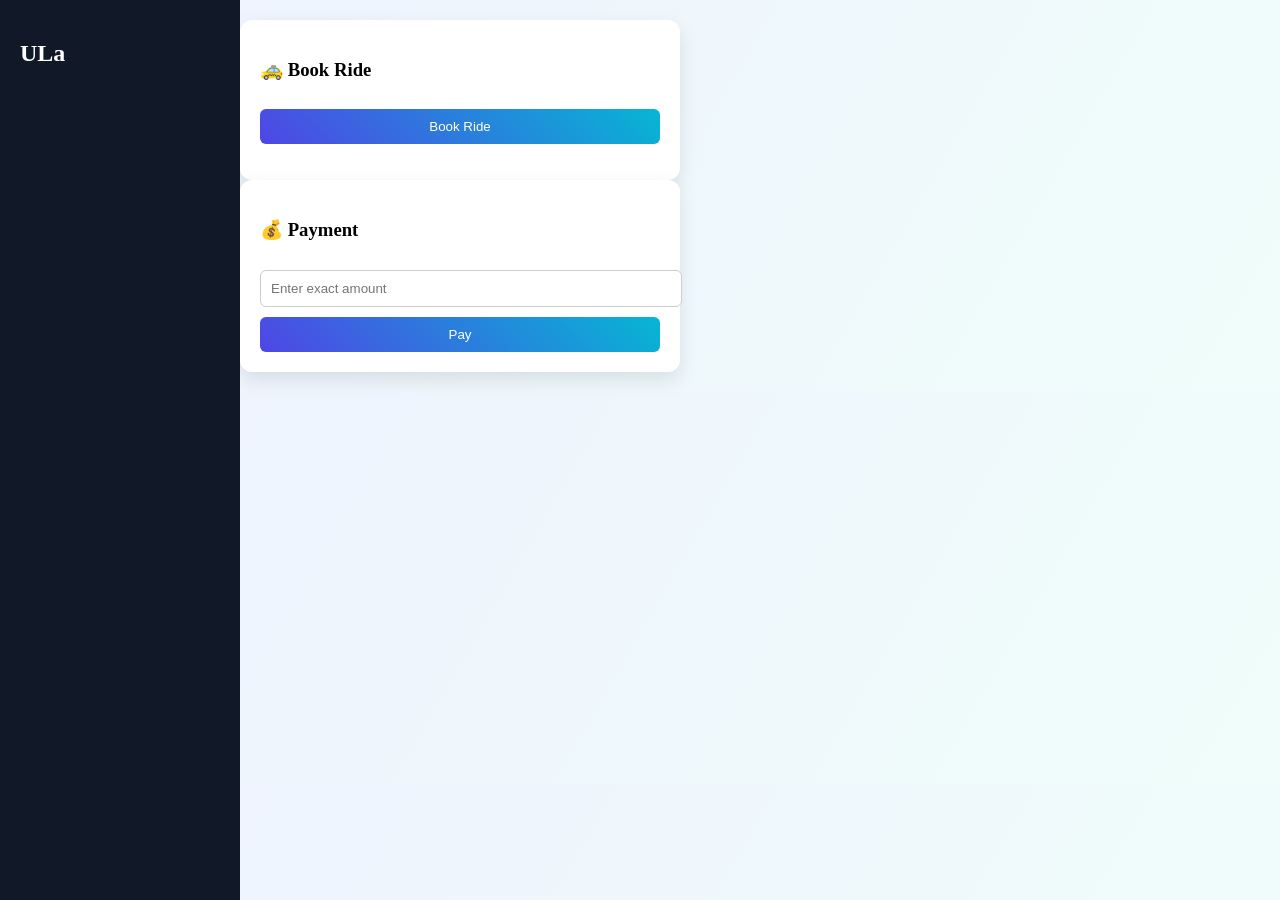
<file: client/index.html>
<!DOCTYPE html>
<html>
<head>
  <title>ULa</title>
  <link rel="stylesheet" href="style.css">
</head>
<body>

<div class="sidebar">
  <h2>ULa</h2>
</div>

<div class="main">

<div class="card">
  <h3>🚕 Book Ride</h3>
  <button onclick="bookRide()">Book Ride</button>

  <p id="price"></p>
  <p id="driver"></p>
  <p id="otp"></p>
  <p id="status"></p>
</div>

<div class="card">
  <h3>💰 Payment</h3>
  <input id="amount" placeholder="Enter exact amount">
  <button onclick="payNow()">Pay</button>
</div>

</div>

<script src="script.js"></script>

</body>
</html>
</file>
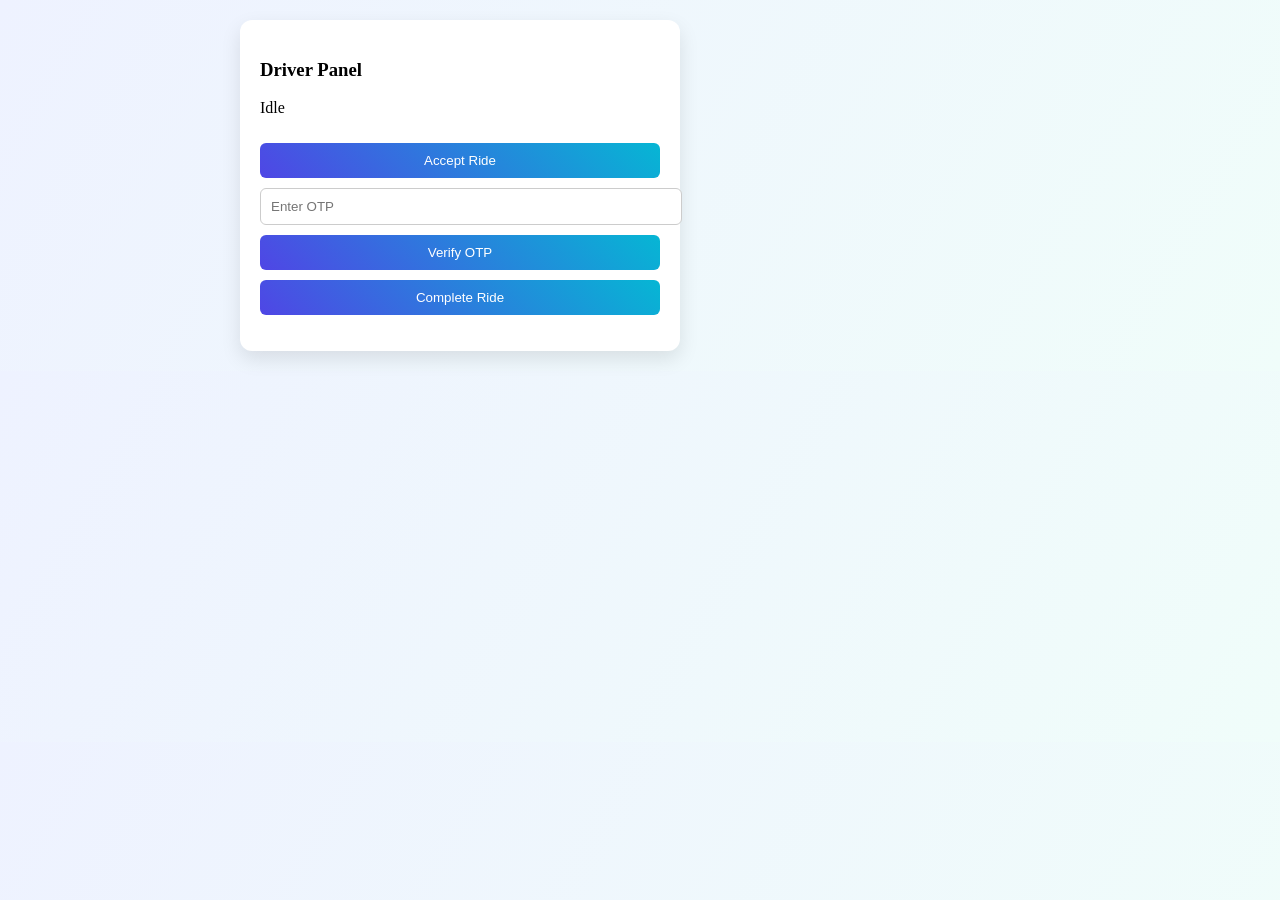
<file: client/driver.html>
<!DOCTYPE html>
<html>
<head>
<title>Driver</title>
<link rel="stylesheet" href="style.css">
</head>
<body>

<div class="main">
<div class="card">

<h3>Driver Panel</h3>

<p id="status">Idle</p>

<button onclick="accept()">Accept Ride</button>

<input id="otpInput" placeholder="Enter OTP">
<button onclick="verify()">Verify OTP</button>

<button onclick="complete()">Complete Ride</button>

<p id="pay"></p>

</div>
</div>

<script>
const SERVER="http://localhost:5000";
let last="";

setInterval(async()=>{
 const res=await fetch(`${SERVER}/driver/status`);
 const d=await res.json();

 document.getElementById("status").innerText=d.status;

 if(d.status==="requested" && last!=="requested"){
   alert("🚨 New Ride Request!");
 }

 if(d.paid){
   document.getElementById("pay").innerText="💰 Payment Received";
 }

 last=d.status;

},2000);

async function accept(){
 await fetch(`${SERVER}/driver/accept`,{method:"POST"});
 alert("Accepted");
}

async function verify(){
 const otp=document.getElementById("otpInput").value;

 const res=await fetch(`${SERVER}/verify-ride-otp`,{
  method:"POST",
  headers:{"Content-Type":"application/json"},
  body:JSON.stringify({otp})
 });

 const d=await res.json();

 if(d.status==="success") alert("Ride Started");
 else alert("Wrong OTP");
}

async function complete(){
 await fetch(`${SERVER}/complete`,{method:"POST"});
 alert("Ride Completed");
}
</script>

</body>
</html>
</file>
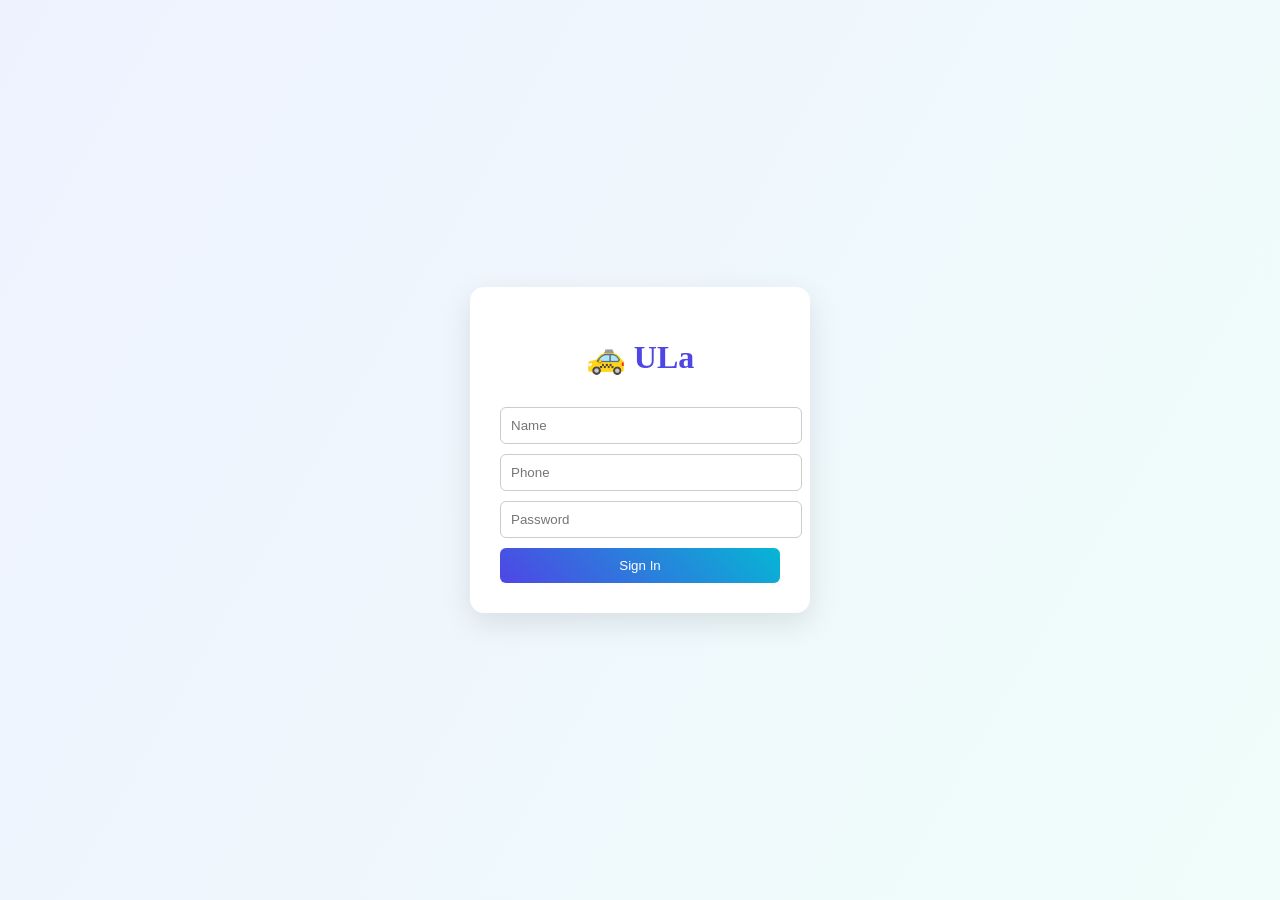
<file: client/login.html>
<!DOCTYPE html>
<html>
<head>
  <title>ULa Login</title>
  <link rel="stylesheet" href="style.css">
</head>
<body class="center">

<div class="login-card">
  <h1>🚕 ULa</h1>

  <input id="name" placeholder="Name">
  <input id="phone" placeholder="Phone">
  <input id="password" type="password" placeholder="Password">

  <button onclick="signin()">Sign In</button>
</div>

<script>
function signin() {
  const name = document.getElementById("name").value;
  if (!name) {
    alert("Enter name");
    return;
  }
  window.location.href = "dashboard.html";
}
</script>

</body>
</html>
</file>
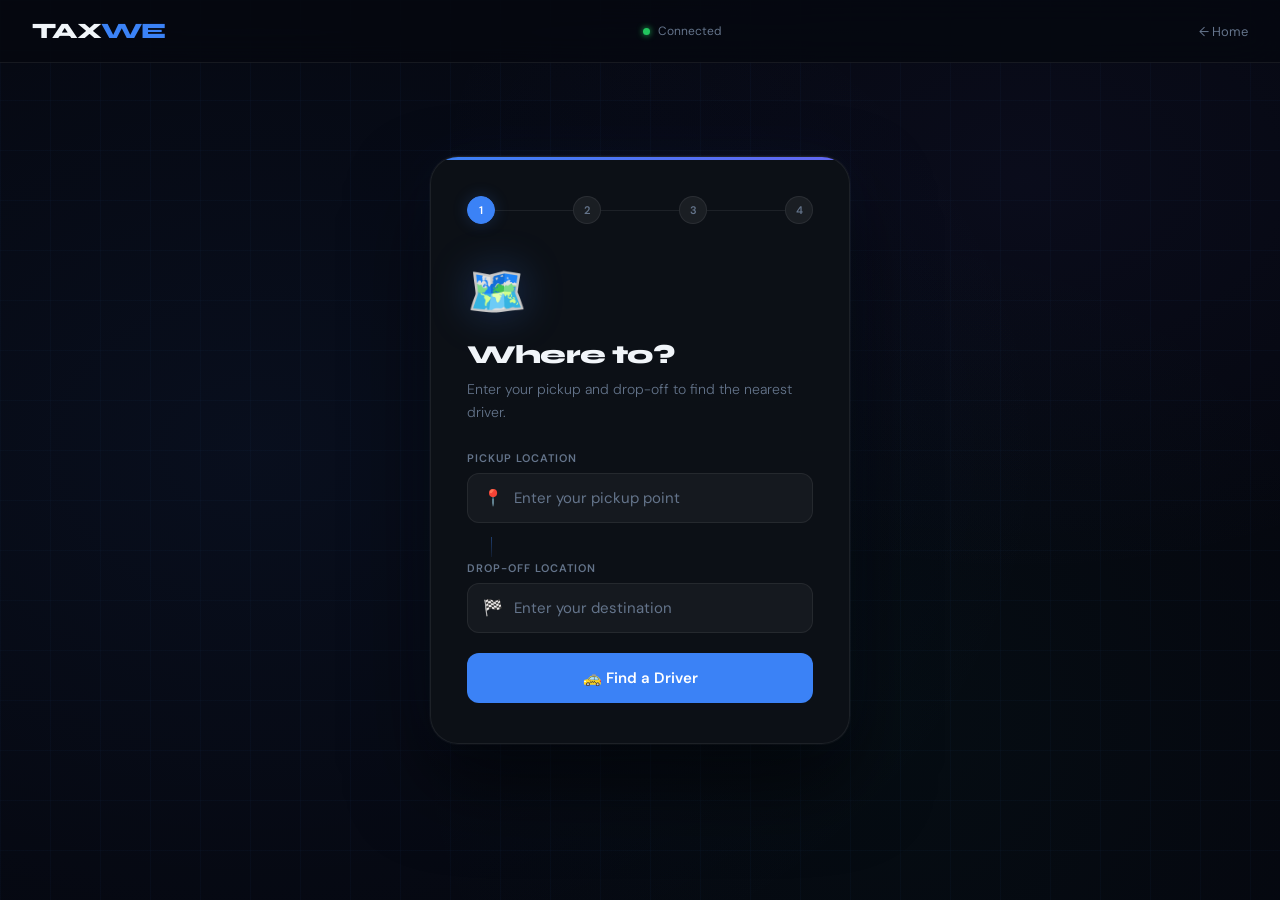
<file: templates/client.html>
<!DOCTYPE html>
<html lang="en">
<head>
<meta charset="UTF-8">
<meta name="viewport" content="width=device-width, initial-scale=1.0">
<title>TAXWE — Book Your Ride</title>
<link href="https://fonts.googleapis.com/css2?family=Syne:wght@600;700;800&family=DM+Sans:ital,wght@0,300;0,400;0,500;0,600;1,300&display=swap" rel="stylesheet">
<style>
:root {
  --bg: #060810;
  --surface: #0d1117;
  --card: #111827;
  --accent: #3b82f6;
  --accent-glow: rgba(59,130,246,0.2);
  --success: #22c55e;
  --warning: #f59e0b;
  --danger: #ef4444;
  --text: #f1f5f9;
  --muted: #64748b;
  --border: rgba(255,255,255,0.07);
}

*, *::before, *::after { margin: 0; padding: 0; box-sizing: border-box; }

body {
  font-family: 'DM Sans', sans-serif;
  background: var(--bg);
  color: var(--text);
  min-height: 100vh;
  display: flex;
  flex-direction: column;
  align-items: center;
  justify-content: center;
  overflow: hidden;
  position: relative;
}

/* BACKGROUND */
.bg-mesh {
  position: fixed; inset: 0; z-index: 0;
  background:
    radial-gradient(ellipse 800px 600px at 20% 50%, rgba(59,130,246,0.06), transparent),
    radial-gradient(ellipse 600px 400px at 80% 20%, rgba(99,102,241,0.05), transparent),
    radial-gradient(ellipse 500px 500px at 70% 80%, rgba(16,185,129,0.03), transparent);
}

/* GRID LINES */
.bg-grid {
  position: fixed; inset: 0; z-index: 0;
  background-image:
    linear-gradient(rgba(59,130,246,0.03) 1px, transparent 1px),
    linear-gradient(90deg, rgba(59,130,246,0.03) 1px, transparent 1px);
  background-size: 50px 50px;
}

/* HEADER BAR */
.topbar {
  position: fixed; top: 0; left: 0; right: 0; z-index: 100;
  display: flex; align-items: center; justify-content: space-between;
  padding: 18px 32px;
  background: rgba(6,8,16,0.8);
  backdrop-filter: blur(20px);
  border-bottom: 1px solid var(--border);
}
.logo {
  font-family: 'Syne', sans-serif;
  font-size: 22px; font-weight: 800;
  letter-spacing: -1px;
}
.logo span { color: var(--accent); }

.topbar-status {
  display: flex; align-items: center; gap: 8px;
  font-size: 12px; color: var(--muted);
}
.status-dot {
  width: 7px; height: 7px;
  border-radius: 50%;
  background: var(--success);
  animation: blink 1.5s ease-in-out infinite;
  box-shadow: 0 0 6px var(--success);
}
@keyframes blink { 0%,100% { opacity: 1; } 50% { opacity: 0.3; } }

.topbar-back {
  font-size: 13px; color: var(--muted);
  text-decoration: none;
  display: flex; align-items: center; gap: 6px;
  transition: color 0.2s;
}
.topbar-back:hover { color: var(--text); }

/* MAIN CARD */
.card {
  position: relative; z-index: 10;
  width: 420px;
  background: rgba(13,17,23,0.95);
  border: 1px solid var(--border);
  border-radius: 28px;
  overflow: hidden;
  box-shadow:
    0 0 0 1px rgba(255,255,255,0.03),
    0 40px 80px rgba(0,0,0,0.6),
    0 0 60px rgba(59,130,246,0.05);
}

/* CARD TOP STRIPE */
.card-stripe {
  height: 3px;
  background: linear-gradient(90deg, var(--accent), #6366f1, var(--accent));
  background-size: 200% 100%;
  animation: stripeMove 3s linear infinite;
}
@keyframes stripeMove {
  0% { background-position: 0% 0%; }
  100% { background-position: 200% 0%; }
}

.card-body { padding: 36px 36px 40px; }

/* STEP INDICATOR */
.steps-indicator {
  display: flex; align-items: center; gap: 0;
  margin-bottom: 36px;
}
.step-dot {
  width: 28px; height: 28px;
  border-radius: 50%;
  background: rgba(255,255,255,0.06);
  border: 1px solid var(--border);
  display: flex; align-items: center; justify-content: center;
  font-size: 11px; font-weight: 600;
  color: var(--muted);
  transition: all 0.3s;
  flex-shrink: 0;
}
.step-dot.active {
  background: var(--accent);
  border-color: var(--accent);
  color: white;
  box-shadow: 0 0 16px var(--accent-glow);
}
.step-dot.done {
  background: rgba(34,197,94,0.15);
  border-color: rgba(34,197,94,0.3);
  color: var(--success);
}
.step-line {
  flex: 1;
  height: 1px;
  background: var(--border);
  position: relative;
}
.step-line-fill {
  position: absolute;
  height: 100%; left: 0; top: 0;
  background: var(--accent);
  width: 0%;
  transition: width 0.6s ease;
}

/* SECTION */
.section { display: none; animation: sectionIn 0.4s ease; }
.section.active { display: block; }
@keyframes sectionIn {
  from { opacity: 0; transform: translateY(12px); }
  to { opacity: 1; transform: translateY(0); }
}

/* SECTION HEADER */
.section-icon {
  font-size: 48px;
  margin-bottom: 16px;
  display: block;
  filter: drop-shadow(0 0 20px rgba(59,130,246,0.3));
}
.section-title {
  font-family: 'Syne', sans-serif;
  font-size: 26px; font-weight: 800;
  letter-spacing: -0.8px;
  margin-bottom: 8px;
}
.section-subtitle {
  font-size: 14px;
  color: var(--muted);
  line-height: 1.6;
  font-weight: 300;
  margin-bottom: 28px;
}

/* INPUT GROUP */
.input-group { position: relative; margin-bottom: 14px; }
.input-label {
  font-size: 11px; font-weight: 600;
  letter-spacing: 1px;
  text-transform: uppercase;
  color: var(--muted);
  margin-bottom: 8px;
  display: block;
}
.input-wrapper {
  position: relative;
  display: flex; align-items: center;
}
.input-icon {
  position: absolute; left: 16px;
  font-size: 16px;
  pointer-events: none;
}
input[type="text"], input[type="number"] {
  width: 100%;
  padding: 14px 16px 14px 46px;
  background: rgba(255,255,255,0.04);
  border: 1px solid var(--border);
  border-radius: 12px;
  color: var(--text);
  font-family: 'DM Sans', sans-serif;
  font-size: 15px;
  outline: none;
  transition: all 0.3s;
}
input::placeholder { color: var(--muted); }
input:focus {
  background: rgba(255,255,255,0.07);
  border-color: rgba(59,130,246,0.4);
  box-shadow: 0 0 0 3px rgba(59,130,246,0.08);
}

/* ROUTE LINE DECORATION */
.route-connector {
  display: flex; align-items: center; gap: 14px;
  margin: 4px 0;
}
.route-line-v {
  width: 1px; height: 20px;
  background: linear-gradient(to bottom, rgba(59,130,246,0.4), rgba(59,130,246,0.1));
  margin-left: 24px;
}

/* BUTTON */
.btn {
  width: 100%;
  padding: 15px;
  border-radius: 12px;
  border: none;
  font-family: 'DM Sans', sans-serif;
  font-size: 15px; font-weight: 600;
  cursor: pointer;
  transition: all 0.3s;
  display: flex; align-items: center; justify-content: center; gap: 10px;
  margin-top: 20px;
}
.btn-primary {
  background: var(--accent);
  color: white;
  box-shadow: 0 0 0 rgba(59,130,246,0);
}
.btn-primary:hover {
  background: #60a5fa;
  transform: translateY(-2px);
  box-shadow: 0 8px 30px rgba(59,130,246,0.35);
}
.btn-secondary {
  background: rgba(255,255,255,0.05);
  color: var(--text);
  border: 1px solid var(--border);
}
.btn-secondary:hover {
  background: rgba(255,255,255,0.08);
  transform: translateY(-2px);
}
.btn-success {
  background: var(--success);
  color: white;
}
.btn-success:hover {
  background: #4ade80;
  transform: translateY(-2px);
  box-shadow: 0 8px 30px rgba(34,197,94,0.3);
}

/* STATUS MESSAGE */
.status-msg {
  margin-top: 16px;
  padding: 12px 16px;
  border-radius: 10px;
  font-size: 13px;
  font-weight: 500;
  display: none;
  align-items: center; gap: 10px;
}
.status-msg.visible { display: flex; }
.status-msg.info {
  background: rgba(59,130,246,0.1);
  border: 1px solid rgba(59,130,246,0.2);
  color: #60a5fa;
}
.status-msg.success {
  background: rgba(34,197,94,0.1);
  border: 1px solid rgba(34,197,94,0.2);
  color: var(--success);
}
.status-msg.error {
  background: rgba(239,68,68,0.1);
  border: 1px solid rgba(239,68,68,0.2);
  color: #f87171;
}

/* OTP DISPLAY */
.otp-box {
  background: rgba(34,197,94,0.06);
  border: 1px solid rgba(34,197,94,0.15);
  border-radius: 16px;
  padding: 28px;
  text-align: center;
  margin: 20px 0;
}
.otp-label {
  font-size: 11px; font-weight: 600;
  letter-spacing: 2px;
  text-transform: uppercase;
  color: var(--muted);
  margin-bottom: 12px;
}
.otp-number {
  font-family: 'Syne', sans-serif;
  font-size: 64px; font-weight: 800;
  letter-spacing: 8px;
  color: var(--success);
  line-height: 1;
  text-shadow: 0 0 40px rgba(34,197,94,0.4);
  animation: otpPulse 2s ease-in-out infinite;
}
@keyframes otpPulse {
  0%,100% { text-shadow: 0 0 20px rgba(34,197,94,0.4); }
  50% { text-shadow: 0 0 60px rgba(34,197,94,0.8); }
}
.otp-instruction {
  font-size: 13px; color: var(--muted);
  margin-top: 12px; font-weight: 300;
}

/* FARE DISPLAY */
.fare-box {
  background: rgba(245,158,11,0.06);
  border: 1px solid rgba(245,158,11,0.15);
  border-radius: 16px;
  padding: 24px;
  text-align: center;
  margin: 20px 0;
}
.fare-label {
  font-size: 11px; font-weight: 600;
  letter-spacing: 2px;
  text-transform: uppercase;
  color: var(--muted);
  margin-bottom: 8px;
}
.fare-amount {
  font-family: 'Syne', sans-serif;
  font-size: 56px; font-weight: 800;
  color: var(--warning);
  line-height: 1;
}

/* RIDE STATUS BAR */
.ride-status-bar {
  background: rgba(59,130,246,0.06);
  border: 1px solid rgba(59,130,246,0.15);
  border-radius: 14px;
  padding: 20px 24px;
  margin: 20px 0;
  display: flex; align-items: center; gap: 16px;
}
.ride-status-icon { font-size: 32px; }
.ride-status-text { font-size: 15px; font-weight: 600; }
.ride-status-sub { font-size: 13px; color: var(--muted); margin-top: 2px; font-weight: 300; }

/* PULSE LOADER */
.loader {
  display: flex; gap: 6px; align-items: center; justify-content: center;
  margin-top: 20px;
}
.loader span {
  width: 8px; height: 8px;
  border-radius: 50%;
  background: var(--accent);
  animation: loaderBounce 1.2s ease-in-out infinite;
}
.loader span:nth-child(2) { animation-delay: 0.2s; }
.loader span:nth-child(3) { animation-delay: 0.4s; }
@keyframes loaderBounce {
  0%,100% { transform: translateY(0); opacity: 0.5; }
  50% { transform: translateY(-8px); opacity: 1; }
}

/* PARTICLE */
.particles { position: fixed; inset: 0; pointer-events: none; z-index: 0; }
.particle {
  position: absolute;
  width: 2px; height: 2px;
  border-radius: 50%;
  background: var(--accent);
  opacity: 0;
  animation: particleFly linear infinite;
}
@keyframes particleFly {
  0% { transform: translateY(100vh) translateX(0); opacity: 0; }
  10% { opacity: 0.5; }
  90% { opacity: 0.2; }
  100% { transform: translateY(-100px) translateX(40px); opacity: 0; }
}
</style>
</head>
<body>

<div class="bg-mesh"></div>
<div class="bg-grid"></div>
<div class="particles" id="particles"></div>

<!-- TOPBAR -->
<div class="topbar">
  <div class="logo">TAX<span>WE</span></div>
  <div class="topbar-status">
    <div class="status-dot"></div>
    Connected
  </div>
  <a href="/" class="topbar-back">← Home</a>
</div>

<!-- MAIN CARD -->
<div class="card">
  <div class="card-stripe"></div>
  <div class="card-body">

    <!-- STEP INDICATOR -->
    <div class="steps-indicator" id="stepsIndicator">
      <div class="step-dot active" id="sd1">1</div>
      <div class="step-line"><div class="step-line-fill" id="sl1"></div></div>
      <div class="step-dot" id="sd2">2</div>
      <div class="step-line"><div class="step-line-fill" id="sl2"></div></div>
      <div class="step-dot" id="sd3">3</div>
      <div class="step-line"><div class="step-line-fill" id="sl3"></div></div>
      <div class="step-dot" id="sd4">4</div>
    </div>

    <!-- STEP 1: BOOK -->
    <div class="section active" id="bookSection">
      <span class="section-icon">🗺️</span>
      <div class="section-title">Where to?</div>
      <p class="section-subtitle">Enter your pickup and drop-off to find the nearest driver.</p>

      <div class="input-group">
        <label class="input-label">Pickup Location</label>
        <div class="input-wrapper">
          <span class="input-icon">📍</span>
          <input type="text" id="source" placeholder="Enter your pickup point">
        </div>
      </div>

      <div class="route-connector">
        <div class="route-line-v"></div>
      </div>

      <div class="input-group">
        <label class="input-label">Drop-off Location</label>
        <div class="input-wrapper">
          <span class="input-icon">🏁</span>
          <input type="text" id="dest" placeholder="Enter your destination">
        </div>
      </div>

      <button class="btn btn-primary" onclick="bookRide()">
        🚕 Find a Driver
      </button>

      <div class="status-msg info" id="searchStatus">
        <span>🔍</span> Searching for nearby drivers...
        <div class="loader" style="margin:0; margin-left: auto;">
          <span></span><span></span><span></span>
        </div>
      </div>
    </div>

    <!-- STEP 2: OTP -->
    <div class="section" id="otpSection">
      <span class="section-icon">🎫</span>
      <div class="section-title">Driver Found!</div>
      <p class="section-subtitle">Your OTP is ready. Show this to the driver when they arrive.</p>

      <div class="otp-box">
        <div class="otp-label">Your OTP Code</div>
        <div class="otp-number" id="otp">----</div>
        <div class="otp-instruction">Valid for this ride only · Do not share with anyone else</div>
      </div>

      <div class="status-msg info visible">
        <span>🚘</span> Driver is on the way to your pickup
      </div>
    </div>

    <!-- STEP 3: RIDE ONGOING -->
    <div class="section" id="rideSection">
      <span class="section-icon">🚕</span>
      <div class="section-title">Ride Started!</div>
      <p class="section-subtitle">Sit back and relax. Your driver has verified your OTP.</p>

      <div class="ride-status-bar">
        <div class="ride-status-icon">🛣️</div>
        <div>
          <div class="ride-status-text">En Route to Destination</div>
          <div class="ride-status-sub" id="routeDisplay">—</div>
        </div>
      </div>

      <div class="loader" style="margin-top: 32px;">
        <span></span><span></span><span></span>
      </div>
      <p style="text-align:center; color: var(--muted); font-size: 13px; margin-top: 12px;">Waiting for ride completion...</p>
    </div>

    <!-- STEP 4: PAYMENT -->
    <div class="section" id="paymentSection">
      <span class="section-icon">💳</span>
      <div class="section-title">Pay the Fare</div>
      <p class="section-subtitle">Enter the exact fare amount to complete your ride.</p>

      <div class="fare-box">
        <div class="fare-label">Total Fare</div>
        <div class="fare-amount" id="fareAmount">₹0</div>
      </div>

      <div class="input-group">
        <label class="input-label">Enter Amount (₹)</label>
        <div class="input-wrapper">
          <span class="input-icon">₹</span>
          <input type="number" id="amount" placeholder="Enter exact fare amount">
        </div>
      </div>

      <button class="btn btn-primary" onclick="pay()">
        💳 Confirm Payment
      </button>

      <div class="status-msg success" id="paySuccess">
        <span>✅</span> Payment Successful! Thank you for riding with TAXWE.
      </div>
      <div class="status-msg error" id="payError">
        <span>❌</span> Wrong amount. Please enter the exact fare.
      </div>

      <button class="btn btn-secondary" id="newRideBtn" onclick="resetApp()" style="display:none; margin-top: 12px;">
        🚕 Book Another Ride
      </button>
    </div>

  </div>
</div>

<script src="https://cdn.socket.io/4.0.0/socket.io.min.js"></script>
<script>
var socket = io(window.location.origin);
var currentSource = '', currentDest = '';

// ── STEP INDICATOR ────────────────────────────────────────────
function setStep(n) {
  for (let i = 1; i <= 4; i++) {
    const dot = document.getElementById('sd' + i);
    dot.className = 'step-dot' + (i < n ? ' done' : i === n ? ' active' : '');
    dot.textContent = i < n ? '✓' : i;
  }
  for (let i = 1; i <= 3; i++) {
    document.getElementById('sl' + i).style.width = i < n ? '100%' : '0%';
  }
}

function showSection(id) {
  document.querySelectorAll('.section').forEach(s => s.classList.remove('active'));
  document.getElementById(id).classList.add('active');
}

// ── BOOK RIDE ─────────────────────────────────────────────────
function bookRide() {
  currentSource = document.getElementById('source').value.trim();
  currentDest = document.getElementById('dest').value.trim();
  if (!currentSource || !currentDest) {
    document.getElementById('source').focus();
    return;
  }
  socket.emit('book_ride', { source: currentSource, dest: currentDest });
  document.getElementById('searchStatus').classList.add('visible');
}

// Server confirms ride is in the queue (new event from updated backend)
socket.on('ride_requested', () => {
  // Already showing searchStatus — just keep waiting for a driver
});

// ── DRIVER ACCEPTED ───────────────────────────────────────────
socket.on('ride_accepted', data => {
  document.getElementById('otp').textContent = data.otp;
  document.getElementById('routeDisplay').textContent = currentSource + ' → ' + currentDest;
  setStep(2);
  showSection('otpSection');
});

// ── OTP VERIFIED ──────────────────────────────────────────────
socket.on('otp_success', () => {
  setStep(3);
  showSection('rideSection');
});

// ── RIDE COMPLETED ────────────────────────────────────────────
socket.on('ride_completed', data => {
  document.getElementById('fareAmount').textContent = '₹' + data.fare;
  setStep(4);
  showSection('paymentSection');
});

// ── PAYMENT ───────────────────────────────────────────────────
function pay() {
  const amount = document.getElementById('amount').value;
  socket.emit('make_payment', { amount });
}

socket.on('payment_success', () => {
  document.getElementById('paySuccess').classList.add('visible');
  document.getElementById('payError').classList.remove('visible');
  document.getElementById('newRideBtn').style.display = 'flex';
});

socket.on('payment_failed', (data) => {
  document.getElementById('payError').classList.add('visible');
  document.getElementById('paySuccess').classList.remove('visible');
});

// ── EDGE CASE: DRIVER DISCONNECTED ───────────────────────────
socket.on('driver_disconnected', () => {
  alert('⚠️ Your driver disconnected. Please book a new ride.');
  resetApp();
});

// ── RESET ─────────────────────────────────────────────────────
function resetApp() {
  document.getElementById('source').value = '';
  document.getElementById('dest').value = '';
  document.getElementById('amount').value = '';
  document.getElementById('searchStatus').classList.remove('visible');
  document.getElementById('paySuccess').classList.remove('visible');
  document.getElementById('payError').classList.remove('visible');
  document.getElementById('newRideBtn').style.display = 'none';
  setStep(1);
  showSection('bookSection');
}

// Generate particles
const container = document.getElementById('particles');
for (let i = 0; i < 20; i++) {
  const p = document.createElement('div');
  p.className = 'particle';
  p.style.cssText = `
    left: ${Math.random() * 100}%;
    animation-duration: ${8 + Math.random() * 12}s;
    animation-delay: ${Math.random() * 10}s;
    opacity: ${0.2 + Math.random() * 0.3};
    width: ${1 + Math.random() * 3}px;
    height: ${1 + Math.random() * 3}px;
  `;
  container.appendChild(p);
}
</script>
</body>
</html>
</file>
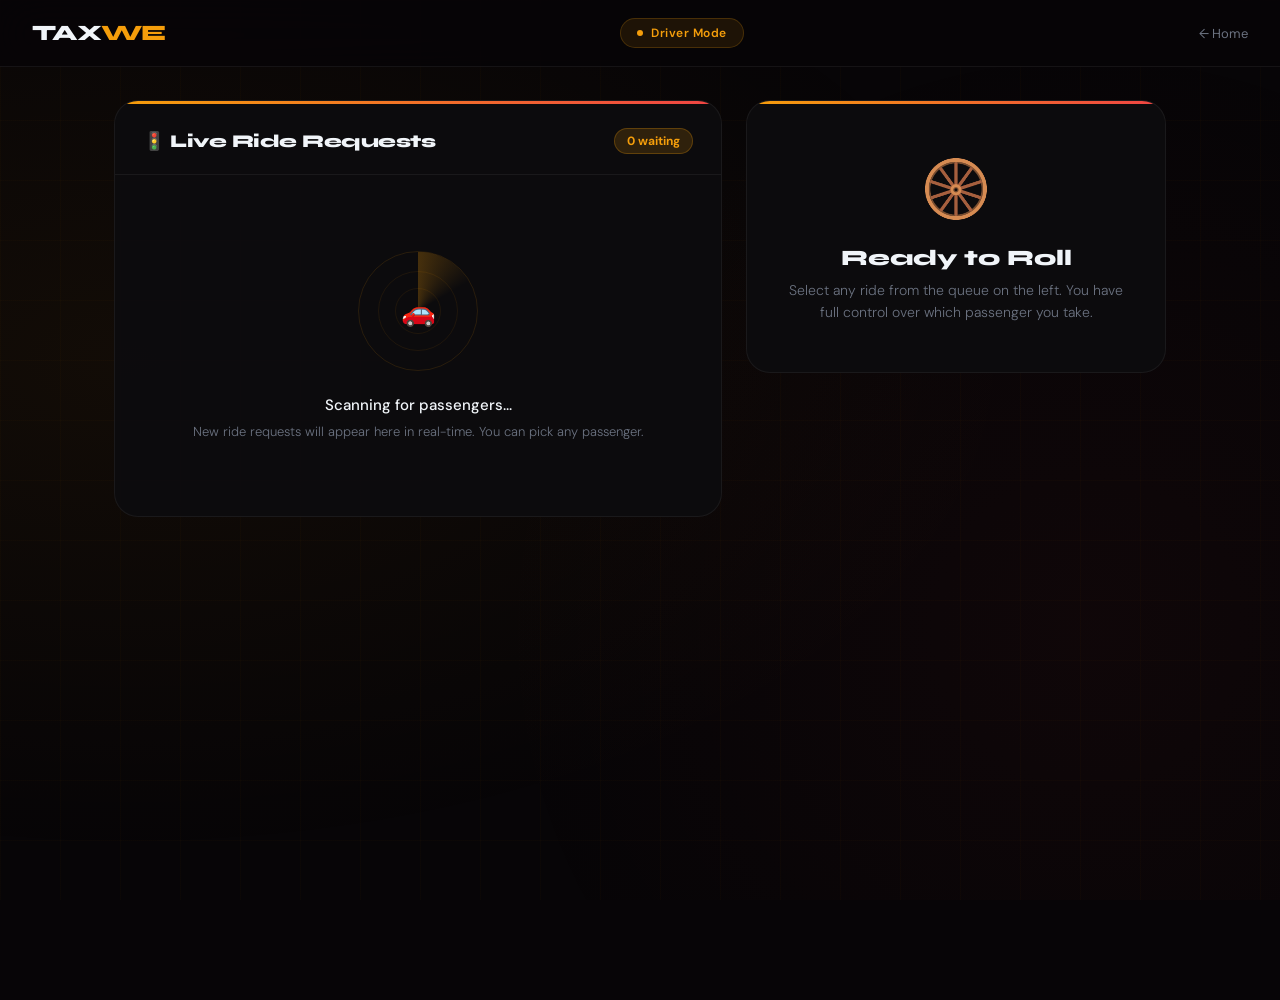
<file: templates/driver.html>
<!DOCTYPE html>
<html lang="en">
<head>
<meta charset="UTF-8">
<meta name="viewport" content="width=device-width, initial-scale=1.0">
<title>TAXWE — Driver Dashboard</title>
<link href="https://fonts.googleapis.com/css2?family=Syne:wght@600;700;800&family=DM+Sans:ital,wght@0,300;0,400;0,500;0,600;1,300&display=swap" rel="stylesheet">
<style>
:root {
  --bg: #070507;
  --surface: #0f0c10;
  --card: #130f14;
  --accent: #f59e0b;
  --success: #22c55e;
  --danger: #ef4444;
  --blue: #3b82f6;
  --text: #f1f5f9;
  --muted: #6b7280;
  --border: rgba(255,255,255,0.06);
}

*, *::before, *::after { margin: 0; padding: 0; box-sizing: border-box; }

body {
  font-family: 'DM Sans', sans-serif;
  background: var(--bg);
  color: var(--text);
  min-height: 100vh;
  overflow-x: hidden;
  position: relative;
}

.bg-mesh {
  position: fixed; inset: 0; z-index: 0;
  background:
    radial-gradient(ellipse 900px 500px at 10% 40%, rgba(245,158,11,0.05), transparent),
    radial-gradient(ellipse 600px 600px at 85% 70%, rgba(239,68,68,0.04), transparent);
}
.bg-grid {
  position: fixed; inset: 0; z-index: 0;
  background-image:
    linear-gradient(rgba(245,158,11,0.025) 1px, transparent 1px),
    linear-gradient(90deg, rgba(245,158,11,0.025) 1px, transparent 1px);
  background-size: 60px 60px;
}

/* TOPBAR */
.topbar {
  position: fixed; top: 0; left: 0; right: 0; z-index: 100;
  display: flex; align-items: center; justify-content: space-between;
  padding: 18px 32px;
  background: rgba(7,5,7,0.9);
  backdrop-filter: blur(20px);
  border-bottom: 1px solid var(--border);
}
.logo { font-family: 'Syne', sans-serif; font-size: 22px; font-weight: 800; letter-spacing: -1px; }
.logo span { color: var(--accent); }

.driver-badge {
  display: flex; align-items: center; gap: 8px;
  background: rgba(245,158,11,0.1);
  border: 1px solid rgba(245,158,11,0.2);
  border-radius: 100px;
  padding: 6px 16px;
  font-size: 12px; font-weight: 600; color: var(--accent); letter-spacing: 0.5px;
}
.driver-badge::before {
  content: ''; width: 6px; height: 6px; border-radius: 50%; background: var(--accent);
  animation: blink 1.5s ease-in-out infinite;
}
@keyframes blink { 0%,100% { opacity: 1; } 50% { opacity: 0.2; } }

.topbar-back { font-size: 13px; color: var(--muted); text-decoration: none; transition: color 0.2s; }
.topbar-back:hover { color: var(--text); }

/* LAYOUT */
.layout {
  position: relative; z-index: 10;
  display: grid;
  grid-template-columns: 1fr 420px;
  gap: 24px;
  max-width: 1100px;
  margin: 100px auto 40px;
  padding: 0 24px;
  align-items: start;
}

@media (max-width: 840px) {
  .layout { grid-template-columns: 1fr; }
}

/* QUEUE PANEL */
.queue-panel {
  background: rgba(13,12,14,0.95);
  border: 1px solid var(--border);
  border-radius: 24px;
  overflow: hidden;
}
.panel-header {
  padding: 24px 28px 20px;
  border-bottom: 1px solid var(--border);
  display: flex; align-items: center; justify-content: space-between;
}
.panel-title { font-family: 'Syne', sans-serif; font-size: 18px; font-weight: 800; letter-spacing: -0.5px; }
.ride-count-badge {
  background: rgba(245,158,11,0.15);
  border: 1px solid rgba(245,158,11,0.25);
  color: var(--accent);
  font-size: 12px; font-weight: 700;
  padding: 4px 12px; border-radius: 100px;
}

.queue-stripe {
  height: 3px;
  background: linear-gradient(90deg, var(--accent), #ef4444, var(--accent));
  background-size: 200% 100%;
  animation: stripeMove 3s linear infinite;
}
@keyframes stripeMove { 0% { background-position: 0%; } 100% { background-position: 200%; } }

.ride-list { padding: 16px; display: flex; flex-direction: column; gap: 12px; min-height: 200px; }

.empty-state { padding: 60px 24px; text-align: center; }
.radar {
  width: 120px; height: 120px; border-radius: 50%;
  border: 1px solid rgba(245,158,11,0.12);
  display: flex; align-items: center; justify-content: center;
  position: relative; margin: 0 auto 24px;
}
.radar::before, .radar::after {
  content: ''; position: absolute; border-radius: 50%;
  border: 1px solid rgba(245,158,11,0.08);
}
.radar::before { width: 80px; height: 80px; }
.radar::after { width: 46px; height: 46px; }
.radar-spin {
  position: absolute; inset: 0; border-radius: 50%;
  background: conic-gradient(rgba(245,158,11,0.25) 0deg, transparent 60deg, transparent 360deg);
  animation: radarRotate 3s linear infinite;
}
@keyframes radarRotate { from { transform: rotate(0deg); } to { transform: rotate(360deg); } }
.radar-car { font-size: 28px; position: relative; z-index: 2; animation: carWiggle 2s ease-in-out infinite; }
@keyframes carWiggle { 0%,100% { transform: rotate(-3deg); } 50% { transform: rotate(3deg); } }
.empty-text { font-size: 15px; font-weight: 500; margin-bottom: 8px; }
.empty-sub { font-size: 13px; color: var(--muted); font-weight: 300; }

/* RIDE CARD */
.ride-card {
  background: rgba(255,255,255,0.02);
  border: 1px solid var(--border);
  border-radius: 16px;
  padding: 18px 20px;
  transition: all 0.25s;
  animation: cardIn 0.4s cubic-bezier(0.34, 1.56, 0.64, 1);
  position: relative; overflow: hidden;
}
@keyframes cardIn {
  from { opacity: 0; transform: translateY(-16px) scale(0.96); }
  to { opacity: 1; transform: translateY(0) scale(1); }
}
.ride-card::before {
  content: ''; position: absolute; left: 0; top: 0; bottom: 0;
  width: 3px; background: var(--accent); border-radius: 3px 0 0 3px;
  opacity: 0; transition: opacity 0.2s;
}
.ride-card:hover { background: rgba(255,255,255,0.04); border-color: rgba(245,158,11,0.2); }
.ride-card:hover::before { opacity: 1; }

.ride-card-top {
  display: flex; align-items: flex-start; justify-content: space-between;
  margin-bottom: 14px;
}
.ride-id { font-size: 10px; font-weight: 700; letter-spacing: 2px; text-transform: uppercase; color: var(--muted); background: rgba(255,255,255,0.04); padding: 3px 8px; border-radius: 4px; }
.ride-time { font-size: 11px; color: var(--muted); }

.route-mini { display: flex; flex-direction: column; gap: 8px; margin-bottom: 16px; }
.route-row { display: flex; align-items: center; gap: 10px; }
.route-dot { width: 8px; height: 8px; border-radius: 50%; flex-shrink: 0; }
.route-dot.from { background: var(--blue); box-shadow: 0 0 6px rgba(59,130,246,0.5); }
.route-dot.to { background: var(--danger); box-shadow: 0 0 6px rgba(239,68,68,0.5); }
.route-label { font-size: 11px; color: var(--muted); width: 36px; flex-shrink: 0; }
.route-val { font-size: 14px; font-weight: 500; }
.route-connector-mini { width: 1px; height: 10px; background: rgba(255,255,255,0.1); margin-left: 3px; }

.btn-accept-ride {
  width: 100%; padding: 11px;
  border-radius: 10px; border: none;
  background: var(--accent); color: #000;
  font-family: 'DM Sans', sans-serif; font-size: 13px; font-weight: 700;
  cursor: pointer; transition: all 0.2s;
  display: flex; align-items: center; justify-content: center; gap: 8px;
}
.btn-accept-ride:hover { background: #fbbf24; transform: translateY(-1px); box-shadow: 0 8px 24px rgba(245,158,11,0.35); }
.btn-accept-ride:disabled { opacity: 0.35; cursor: not-allowed; transform: none; box-shadow: none; }

/* RIGHT PANEL */
.active-panel {
  background: rgba(13,12,14,0.97);
  border: 1px solid var(--border);
  border-radius: 24px;
  overflow: hidden;
  position: sticky; top: 100px;
}

.section { display: none; animation: sectionIn 0.4s ease; }
.section.active { display: block; }
@keyframes sectionIn { from { opacity: 0; transform: translateY(12px); } to { opacity: 1; transform: translateY(0); } }

.section-body { padding: 32px 32px 36px; }
.section-icon { font-size: 48px; display: block; margin-bottom: 14px; }
.section-title { font-family: 'Syne', sans-serif; font-size: 24px; font-weight: 800; letter-spacing: -0.8px; margin-bottom: 8px; }
.section-sub { font-size: 14px; color: var(--muted); line-height: 1.7; font-weight: 300; margin-bottom: 24px; }

.active-ride-card {
  background: rgba(245,158,11,0.06);
  border: 1px solid rgba(245,158,11,0.15);
  border-radius: 14px; padding: 18px 20px; margin-bottom: 20px;
}
.active-route { display: flex; flex-direction: column; gap: 10px; }
.active-route-row { display: flex; align-items: center; gap: 12px; }
.active-route-icon { width: 30px; height: 30px; border-radius: 50%; display: flex; align-items: center; justify-content: center; font-size: 13px; flex-shrink: 0; }
.active-route-icon.from { background: rgba(59,130,246,0.15); border: 1px solid rgba(59,130,246,0.25); }
.active-route-icon.to { background: rgba(239,68,68,0.15); border: 1px solid rgba(239,68,68,0.25); }
.active-route-label { font-size: 10px; font-weight: 600; letter-spacing: 1px; text-transform: uppercase; color: var(--muted); }
.active-route-val { font-size: 14px; font-weight: 500; margin-top: 2px; }
.active-route-divider { width: 1px; height: 12px; background: rgba(245,158,11,0.2); margin-left: 14px; }

.input-label { font-size: 11px; font-weight: 600; letter-spacing: 1px; text-transform: uppercase; color: var(--muted); margin-bottom: 8px; display: block; }
.input-wrap { position: relative; }
.input-icon { position: absolute; left: 16px; top: 50%; transform: translateY(-50%); font-size: 16px; }
input[type="text"] {
  width: 100%; padding: 14px 16px 14px 48px;
  background: rgba(255,255,255,0.04); border: 1px solid var(--border);
  border-radius: 12px; color: var(--text);
  font-family: 'DM Sans', sans-serif; font-size: 15px; outline: none;
  transition: all 0.3s; letter-spacing: 3px;
}
input::placeholder { color: var(--muted); letter-spacing: 0; }
input:focus { background: rgba(255,255,255,0.07); border-color: rgba(245,158,11,0.4); box-shadow: 0 0 0 3px rgba(245,158,11,0.08); }

.btn {
  width: 100%; padding: 14px; border-radius: 12px; border: none;
  font-family: 'DM Sans', sans-serif; font-size: 14px; font-weight: 600;
  cursor: pointer; transition: all 0.3s;
  display: flex; align-items: center; justify-content: center; gap: 8px;
  margin-top: 14px;
}
.btn-verify { background: linear-gradient(135deg, var(--blue), #6366f1); color: white; }
.btn-verify:hover { transform: translateY(-2px); box-shadow: 0 10px 30px rgba(59,130,246,0.4); }
.btn-complete { background: var(--success); color: white; }
.btn-complete:hover { background: #4ade80; transform: translateY(-2px); box-shadow: 0 10px 30px rgba(34,197,94,0.4); }
.btn-new { background: rgba(255,255,255,0.05); color: var(--text); border: 1px solid var(--border); }
.btn-new:hover { background: rgba(255,255,255,0.08); transform: translateY(-2px); }

.status-msg {
  margin-top: 14px; padding: 11px 14px; border-radius: 10px;
  font-size: 13px; font-weight: 500; display: none; align-items: center; gap: 8px;
}
.status-msg.visible { display: flex; }
.status-msg.success { background: rgba(34,197,94,0.1); border: 1px solid rgba(34,197,94,0.2); color: var(--success); }
.status-msg.error { background: rgba(239,68,68,0.1); border: 1px solid rgba(239,68,68,0.2); color: #f87171; }
.status-msg.info { background: rgba(245,158,11,0.1); border: 1px solid rgba(245,158,11,0.2); color: var(--accent); }

.trip-stats { display: grid; grid-template-columns: 1fr 1fr; gap: 10px; margin: 16px 0; }
.trip-stat { background: rgba(255,255,255,0.03); border: 1px solid var(--border); border-radius: 10px; padding: 14px; text-align: center; }
.trip-stat-val { font-size: 13px; font-weight: 600; color: var(--text); }
.trip-stat-label { font-size: 10px; color: var(--muted); margin-top: 4px; letter-spacing: 0.5px; }

.payment-wait { text-align: center; padding: 28px 0; }
.payment-icon { font-size: 60px; animation: coinFlip 2.5s ease-in-out infinite; }
@keyframes coinFlip { 0%,100% { transform: rotateY(0deg); } 50% { transform: rotateY(180deg); } }
.payment-wait-text { font-size: 17px; font-weight: 600; margin-top: 18px; }
.payment-wait-sub { font-size: 13px; color: var(--muted); margin-top: 6px; font-weight: 300; }
.fare-chip {
  display: inline-block;
  background: rgba(245,158,11,0.1); border: 1px solid rgba(245,158,11,0.2);
  color: var(--accent); font-family: 'Syne', sans-serif;
  font-size: 28px; font-weight: 800;
  padding: 12px 28px; border-radius: 12px; margin-top: 16px;
}

.done-anim { font-size: 72px; animation: doneScale 0.5s cubic-bezier(0.34, 1.56, 0.64, 1); }
@keyframes doneScale { from { transform: scale(0); } to { transform: scale(1); } }

.idle-body { padding: 48px 32px; text-align: center; }
.idle-text { font-family: 'Syne', sans-serif; font-size: 22px; font-weight: 800; margin: 20px 0 8px; }
.idle-sub { font-size: 14px; color: var(--muted); font-weight: 300; line-height: 1.6; }

.particles { position: fixed; inset: 0; pointer-events: none; z-index: 0; }
.particle { position: absolute; border-radius: 50%; background: var(--accent); opacity: 0; animation: particleFly linear infinite; }
@keyframes particleFly { 0% { transform: translateY(100vh); opacity: 0; } 10% { opacity: 0.3; } 90% { opacity: 0.1; } 100% { transform: translateY(-100px) translateX(20px); opacity: 0; } }
</style>
</head>
<body>

<div class="bg-mesh"></div>
<div class="bg-grid"></div>
<div class="particles" id="particles"></div>

<div class="topbar">
  <div class="logo">TAX<span>WE</span></div>
  <div class="driver-badge">Driver Mode</div>
  <a href="/" class="topbar-back">← Home</a>
</div>

<div class="layout">

  <!-- LEFT: LIVE RIDE QUEUE -->
  <div class="queue-panel">
    <div class="queue-stripe"></div>
    <div class="panel-header">
      <div class="panel-title">🚦 Live Ride Requests</div>
      <div class="ride-count-badge" id="rideCount">0 waiting</div>
    </div>
    <div class="ride-list" id="rideList">
      <div class="empty-state" id="emptyState">
        <div class="radar">
          <div class="radar-spin"></div>
          <div class="radar-car">🚗</div>
        </div>
        <div class="empty-text">Scanning for passengers...</div>
        <div class="empty-sub">New ride requests will appear here in real-time. You can pick any passenger.</div>
      </div>
    </div>
  </div>

  <!-- RIGHT: ACTIVE RIDE PANEL -->
  <div class="active-panel">
    <div class="queue-stripe"></div>

    <!-- IDLE -->
    <div class="section active" id="idleSection">
      <div class="idle-body">
        <div style="font-size:56px;">🛞</div>
        <div class="idle-text">Ready to Roll</div>
        <div class="idle-sub">Select any ride from the queue on the left. You have full control over which passenger you take.</div>
      </div>
    </div>

    <!-- OTP -->
    <div class="section" id="otpSection">
      <div class="section-body">
        <span class="section-icon">🔐</span>
        <div class="section-title">Verify Passenger</div>
        <div class="section-sub">Ask the passenger for their OTP and enter it to start the ride.</div>

        <div class="active-ride-card">
          <div class="active-route">
            <div class="active-route-row">
              <div class="active-route-icon from">📍</div>
              <div>
                <div class="active-route-label">Pickup</div>
                <div class="active-route-val" id="activeFrom">—</div>
              </div>
            </div>
            <div class="active-route-divider"></div>
            <div class="active-route-row">
              <div class="active-route-icon to">🏁</div>
              <div>
                <div class="active-route-label">Drop-off</div>
                <div class="active-route-val" id="activeTo">—</div>
              </div>
            </div>
          </div>
        </div>

        <label class="input-label">Enter Passenger OTP</label>
        <div class="input-wrap">
          <span class="input-icon">🔑</span>
          <input type="text" id="otpInput" placeholder="4-digit OTP" maxlength="4">
        </div>

        <button class="btn btn-verify" onclick="verifyOTP()">🔓 Verify & Start Ride</button>
        <div class="status-msg error" id="otpError"><span>❌</span> Wrong OTP. Please try again.</div>
      </div>
    </div>

    <!-- RIDE ONGOING -->
    <div class="section" id="rideSection">
      <div class="section-body">
        <span class="section-icon">🛣️</span>
        <div class="section-title">Ride in Progress</div>
        <div class="section-sub">OTP verified. Drive safely to the destination.</div>

        <div class="trip-stats">
          <div class="trip-stat">
            <div class="trip-stat-val" id="tripFrom">—</div>
            <div class="trip-stat-label">Pickup</div>
          </div>
          <div class="trip-stat">
            <div class="trip-stat-val" id="tripTo">—</div>
            <div class="trip-stat-label">Drop-off</div>
          </div>
        </div>

        <div class="status-msg success visible"><span>✅</span> Passenger verified and on board.</div>
        <button class="btn btn-complete" onclick="completeRide()">🏁 Mark Ride Complete</button>
      </div>
    </div>

    <!-- WAITING FOR PAYMENT -->
    <div class="section" id="payWaitSection">
      <div class="section-body">
        <div class="payment-wait">
          <div class="payment-icon">💰</div>
          <div class="payment-wait-text">Awaiting Payment</div>
          <div class="payment-wait-sub">Passenger is processing the fare.</div>
          <div class="fare-chip" id="fareChip">₹—</div>
        </div>
        <div class="status-msg info visible" style="justify-content:center;"><span>⏳</span> Waiting for passenger payment...</div>
      </div>
    </div>

    <!-- DONE -->
    <div class="section" id="doneSection">
      <div class="section-body" style="text-align:center; padding-top:48px;">
        <div class="done-anim">🎉</div>
        <div class="section-title" style="text-align:center; margin-top:16px;">Ride Complete!</div>
        <div class="section-sub" style="text-align:center;">Payment confirmed. Great work!</div>
        <div class="status-msg success visible" style="justify-content:center;" id="doneMsg"><span>💵</span> Fare received successfully.</div>
        <button class="btn btn-new" onclick="resetToIdle()">🚗 Ready for Next Ride</button>
      </div>
    </div>
  </div>

</div>

<script src="https://cdn.socket.io/4.0.0/socket.io.min.js"></script>
<script>
var socket = io(window.location.origin);
var currentRideId = null;
var currentSource = '';
var currentDest = '';
var isOnRide = false;

socket.on('connect', () => {
  socket.emit('get_pending_rides');
});

// ── QUEUE UPDATE ──────────────────────────────────────────────
socket.on('pending_rides_update', (rides) => {
  const count = document.getElementById('rideCount');
  const list = document.getElementById('rideList');
  const empty = document.getElementById('emptyState');

  count.textContent = rides.length + (rides.length === 1 ? ' waiting' : ' waiting');
  list.querySelectorAll('.ride-card').forEach(c => c.remove());

  if (rides.length === 0) {
    empty.style.display = 'block';
  } else {
    empty.style.display = 'none';
    rides.forEach(ride => list.appendChild(buildRideCard(ride)));
  }
});

function buildRideCard(ride) {
  const card = document.createElement('div');
  card.className = 'ride-card';
  card.id = 'ridecard-' + ride.ride_id;
  const now = new Date().toLocaleTimeString([], { hour: '2-digit', minute: '2-digit' });

  card.innerHTML = `
    <div class="ride-card-top">
      <div class="ride-id">#${ride.ride_id}</div>
      <div class="ride-time">${now}</div>
    </div>
    <div class="route-mini">
      <div class="route-row">
        <div class="route-dot from"></div>
        <div class="route-label">From</div>
        <div class="route-val">${esc(ride.source)}</div>
      </div>
      <div class="route-connector-mini"></div>
      <div class="route-row">
        <div class="route-dot to"></div>
        <div class="route-label">To</div>
        <div class="route-val">${esc(ride.dest)}</div>
      </div>
    </div>
    <button class="btn-accept-ride" id="btn-${ride.ride_id}"
      onclick="acceptRide('${ride.ride_id}', '${esc(ride.source)}', '${esc(ride.dest)}')"
      ${isOnRide ? 'disabled' : ''}>
      ✅ Accept This Ride
    </button>
  `;
  return card;
}

function esc(str) {
  return String(str)
    .replace(/&/g,'&amp;').replace(/</g,'&lt;').replace(/>/g,'&gt;')
    .replace(/"/g,'&quot;').replace(/'/g,'&#39;');
}

// ── ACCEPT RIDE ───────────────────────────────────────────────
function acceptRide(rideId, source, dest) {
  if (isOnRide) { alert('You are already on an active ride.'); return; }
  isOnRide = true;
  currentRideId = rideId;
  currentSource = source;
  currentDest = dest;
  socket.emit('accept_ride', { ride_id: rideId });
  document.querySelectorAll('.btn-accept-ride').forEach(b => b.disabled = true);
}

socket.on('ride_accepted_ack', (data) => {
  currentSource = data.source;
  currentDest = data.dest;
  document.getElementById('activeFrom').textContent = data.source;
  document.getElementById('activeTo').textContent = data.dest;
  document.getElementById('otpInput').value = '';
  document.getElementById('otpError').classList.remove('visible');
  showSection('otpSection');
});

socket.on('ride_not_available', () => {
  isOnRide = false;
  currentRideId = null;
  alert('⚡ Ride just taken by another driver. Pick another!');
  document.querySelectorAll('.btn-accept-ride').forEach(b => b.disabled = false);
});

socket.on('already_on_ride', () => {
  alert('You are already on an active ride. Complete it first.');
  isOnRide = true;
});

// ── VERIFY OTP ────────────────────────────────────────────────
function verifyOTP() {
  const otp = document.getElementById('otpInput').value.trim();
  if (!otp) return;
  socket.emit('verify_otp', { otp });
}

socket.on('otp_success', () => {
  document.getElementById('tripFrom').textContent = currentSource;
  document.getElementById('tripTo').textContent = currentDest;
  document.getElementById('otpError').classList.remove('visible');
  showSection('rideSection');
});

socket.on('otp_failed', () => {
  document.getElementById('otpError').classList.add('visible');
});

// ── COMPLETE RIDE ─────────────────────────────────────────────
function completeRide() {
  socket.emit('complete_ride');
}

socket.on('waiting_for_payment', (data) => {
  document.getElementById('fareChip').textContent = '₹' + data.fare;
  showSection('payWaitSection');
});

// ── PAYMENT DONE ──────────────────────────────────────────────
socket.on('payment_received', (data) => {
  document.getElementById('doneMsg').innerHTML = `<span>💵</span> ₹${data.fare} received. Excellent ride!`;
  showSection('doneSection');
});

// ── EDGE CASES ────────────────────────────────────────────────
socket.on('client_disconnected', () => {
  alert('⚠️ Passenger disconnected. Returning to queue.');
  resetToIdle();
});

// ── RESET ─────────────────────────────────────────────────────
function resetToIdle() {
  isOnRide = false;
  currentRideId = null;
  currentSource = '';
  currentDest = '';
  document.getElementById('otpInput').value = '';
  document.getElementById('otpError').classList.remove('visible');
  document.querySelectorAll('.btn-accept-ride').forEach(b => b.disabled = false);
  showSection('idleSection');
}

function showSection(id) {
  document.querySelectorAll('.section').forEach(s => s.classList.remove('active'));
  document.getElementById(id).classList.add('active');
}

// ── PARTICLES ─────────────────────────────────────────────────
const container = document.getElementById('particles');
for (let i = 0; i < 15; i++) {
  const p = document.createElement('div');
  p.className = 'particle';
  p.style.cssText = `left:${Math.random()*100}%;animation-duration:${10+Math.random()*15}s;animation-delay:${Math.random()*12}s;width:${1+Math.random()*2}px;height:${1+Math.random()*2}px;`;
  container.appendChild(p);
}
</script>
</body>
</html>
</file>
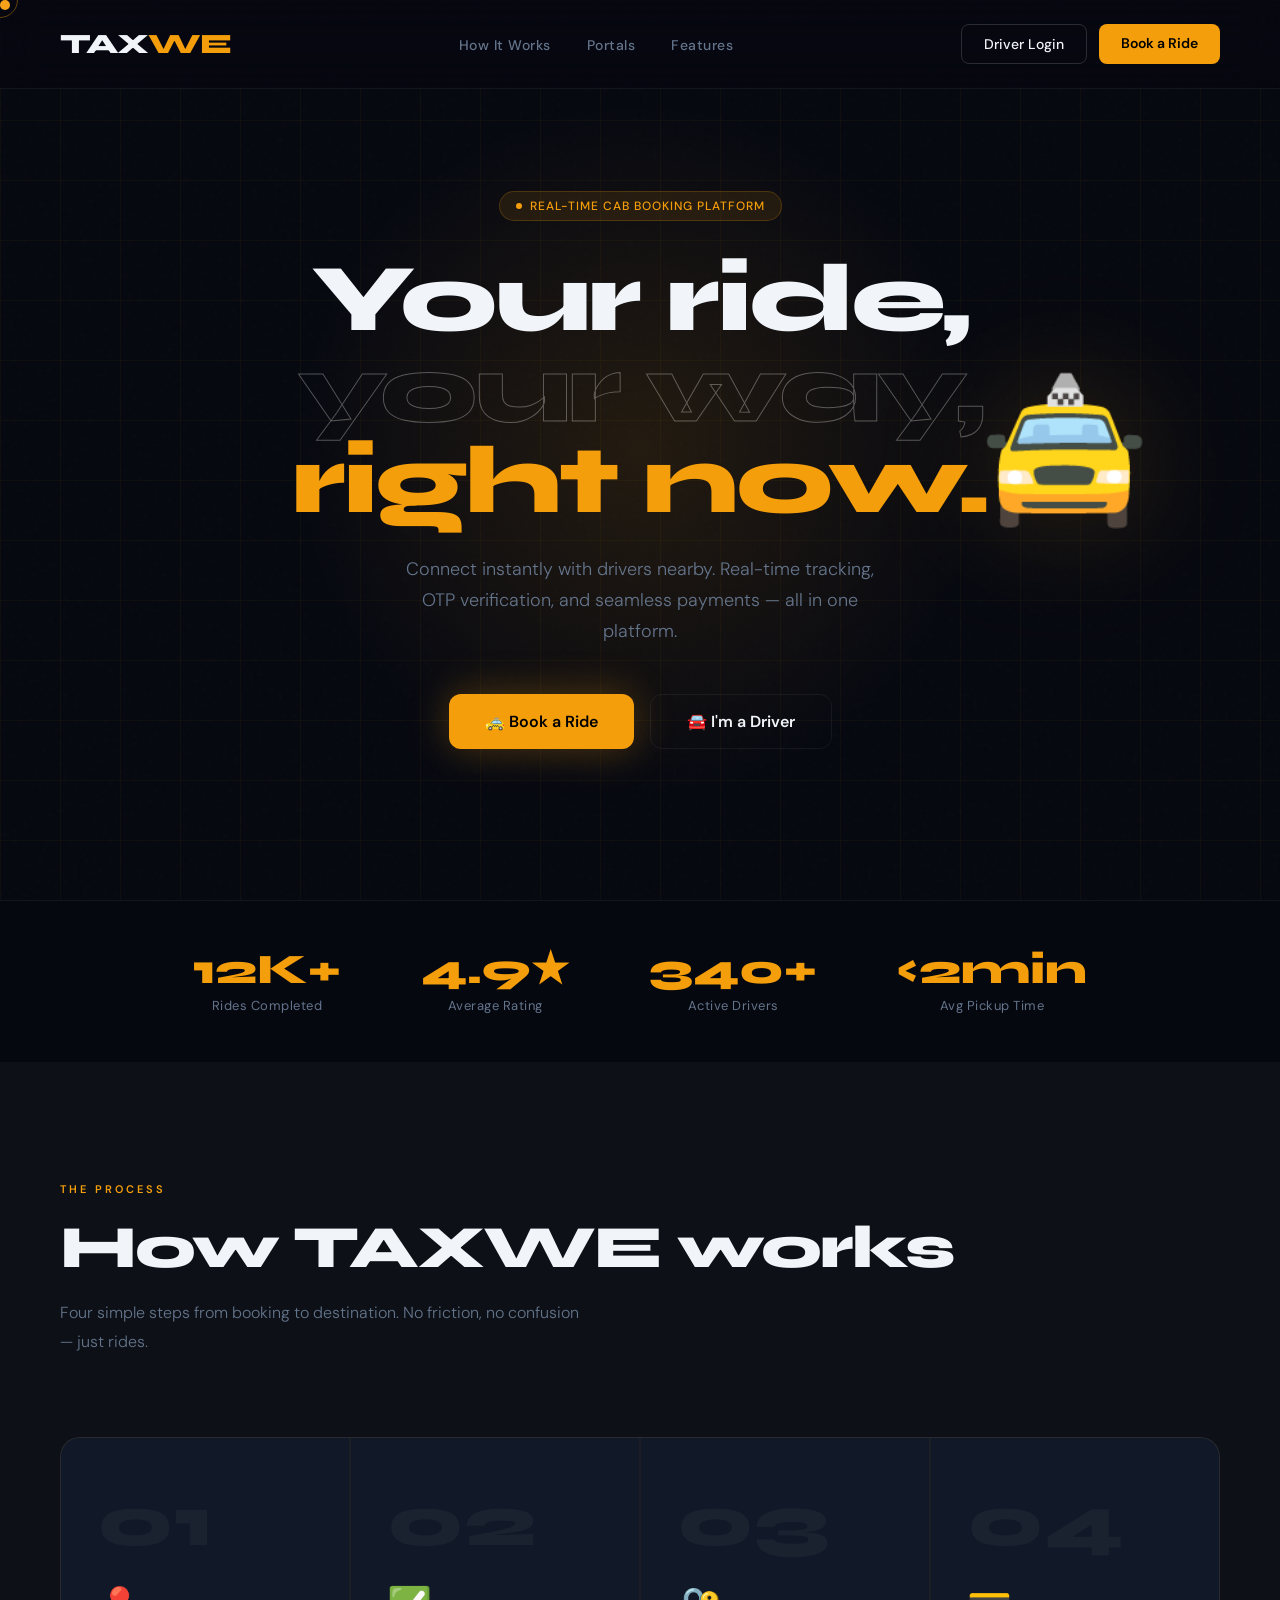
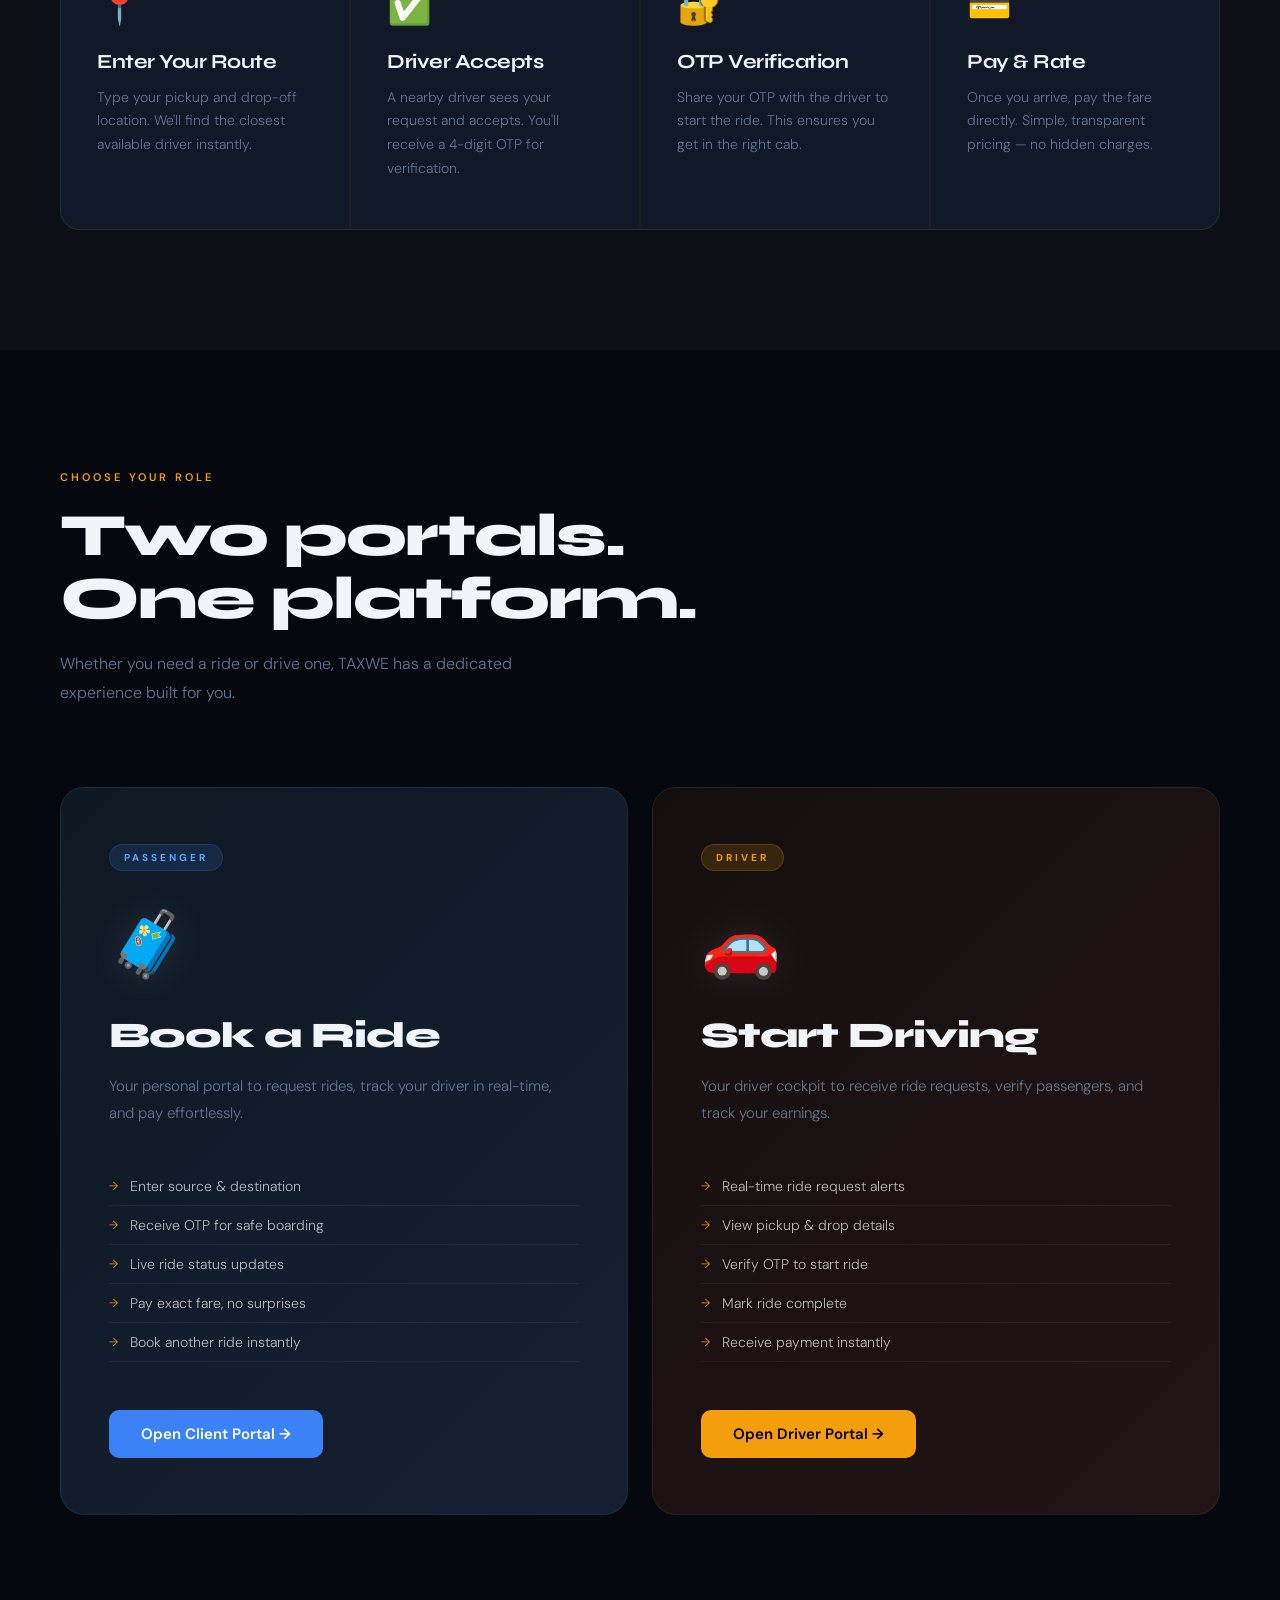
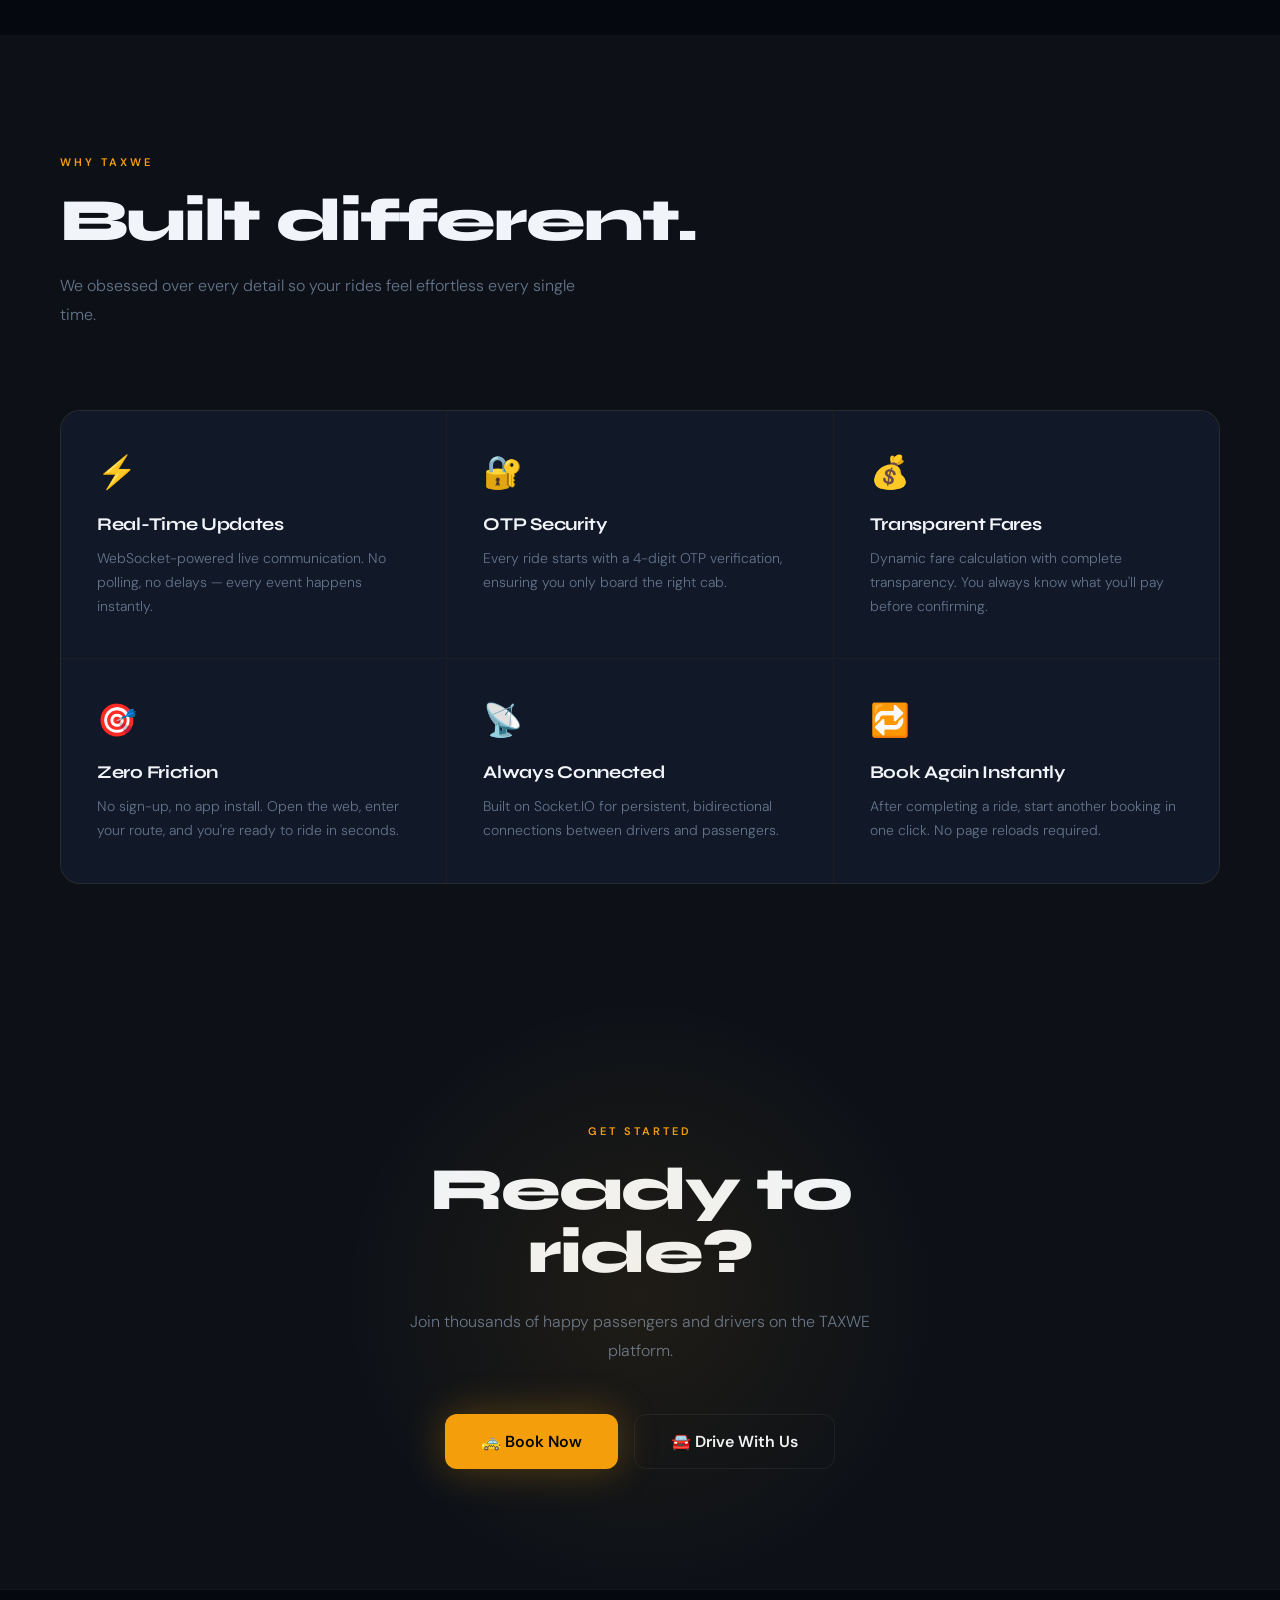
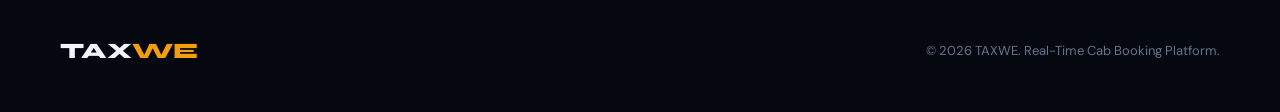
<file: templates/landing.html>
<!DOCTYPE html>
<html lang="en">
<head>
<meta charset="UTF-8">
<meta name="viewport" content="width=device-width, initial-scale=1.0">
<title>TAXWE — Ride Redefined</title>
<link href="https://fonts.googleapis.com/css2?family=Syne:wght@400;600;700;800&family=DM+Sans:ital,wght@0,300;0,400;0,500;1,300&display=swap" rel="stylesheet">
<style>
:root {
  --bg: #060810;
  --surface: #0d1117;
  --card: #111827;
  --accent: #f59e0b;
  --accent2: #ef4444;
  --text: #f1f5f9;
  --muted: #64748b;
  --border: rgba(255,255,255,0.06);
  --glow: rgba(245,158,11,0.15);
}

*, *::before, *::after { margin: 0; padding: 0; box-sizing: border-box; }

html { scroll-behavior: smooth; }

body {
  font-family: 'DM Sans', sans-serif;
  background: var(--bg);
  color: var(--text);
  overflow-x: hidden;
  cursor: none;
}

/* CURSOR */
.cursor {
  width: 10px; height: 10px;
  background: var(--accent);
  border-radius: 50%;
  position: fixed;
  pointer-events: none;
  z-index: 9999;
  transition: transform 0.1s;
  mix-blend-mode: screen;
}
.cursor-ring {
  width: 36px; height: 36px;
  border: 1px solid rgba(245,158,11,0.4);
  border-radius: 50%;
  position: fixed;
  pointer-events: none;
  z-index: 9998;
  transition: all 0.15s ease;
}

/* NOISE OVERLAY */
body::before {
  content: '';
  position: fixed;
  inset: 0;
  background-image: url("data:image/svg+xml,%3Csvg viewBox='0 0 200 200' xmlns='http://www.w3.org/2000/svg'%3E%3Cfilter id='n'%3E%3CfeTurbulence type='fractalNoise' baseFrequency='0.9' numOctaves='4' stitchTiles='stitch'/%3E%3C/filter%3E%3Crect width='100%25' height='100%25' filter='url(%23n)' opacity='0.04'/%3E%3C/svg%3E");
  pointer-events: none;
  z-index: 1;
  opacity: 0.5;
}

/* NAV */
nav {
  position: fixed; top: 0; left: 0; right: 0;
  z-index: 100;
  display: flex; align-items: center; justify-content: space-between;
  padding: 24px 60px;
  background: rgba(6,8,16,0.7);
  backdrop-filter: blur(20px);
  border-bottom: 1px solid var(--border);
}

.logo {
  font-family: 'Syne', sans-serif;
  font-size: 28px; font-weight: 800;
  letter-spacing: -1px;
}
.logo span { color: var(--accent); }

.nav-links { display: flex; gap: 36px; list-style: none; }
.nav-links a {
  font-size: 14px; font-weight: 500;
  color: var(--muted);
  text-decoration: none;
  letter-spacing: 0.5px;
  transition: color 0.2s;
}
.nav-links a:hover { color: var(--text); }

.nav-cta {
  display: flex; gap: 12px;
}
.btn-outline {
  padding: 10px 22px;
  border: 1px solid rgba(255,255,255,0.15);
  border-radius: 8px;
  background: transparent;
  color: var(--text);
  font-family: 'DM Sans', sans-serif;
  font-size: 14px; font-weight: 500;
  cursor: pointer;
  text-decoration: none;
  transition: all 0.2s;
}
.btn-outline:hover { border-color: var(--accent); color: var(--accent); }

.btn-primary {
  padding: 10px 22px;
  border: none;
  border-radius: 8px;
  background: var(--accent);
  color: #000;
  font-family: 'DM Sans', sans-serif;
  font-size: 14px; font-weight: 600;
  cursor: pointer;
  text-decoration: none;
  transition: all 0.2s;
}
.btn-primary:hover { background: #fbbf24; transform: translateY(-1px); }

/* HERO */
.hero {
  min-height: 100vh;
  display: flex; align-items: center; justify-content: center;
  position: relative;
  padding: 120px 60px 80px;
  overflow: hidden;
}

.hero-grid {
  position: absolute; inset: 0;
  background-image:
    linear-gradient(rgba(245,158,11,0.04) 1px, transparent 1px),
    linear-gradient(90deg, rgba(245,158,11,0.04) 1px, transparent 1px);
  background-size: 60px 60px;
  animation: gridDrift 20s linear infinite;
}
@keyframes gridDrift {
  from { transform: translate(0,0); }
  to { transform: translate(60px,60px); }
}

.hero-glow {
  position: absolute;
  width: 700px; height: 700px;
  background: radial-gradient(circle, rgba(245,158,11,0.12), transparent 70%);
  top: 50%; left: 50%;
  transform: translate(-50%, -50%);
  pointer-events: none;
  animation: pulse 4s ease-in-out infinite;
}
@keyframes pulse {
  0%,100% { transform: translate(-50%,-50%) scale(1); opacity: 1; }
  50% { transform: translate(-50%,-50%) scale(1.1); opacity: 0.7; }
}

.hero-content {
  position: relative; z-index: 2;
  max-width: 900px;
  text-align: center;
}

.hero-badge {
  display: inline-flex; align-items: center; gap: 8px;
  background: rgba(245,158,11,0.1);
  border: 1px solid rgba(245,158,11,0.2);
  border-radius: 100px;
  padding: 6px 16px;
  font-size: 12px; font-weight: 500;
  color: var(--accent);
  letter-spacing: 1px;
  text-transform: uppercase;
  margin-bottom: 32px;
  animation: fadeUp 0.8s ease both;
}
.hero-badge::before {
  content: '';
  width: 6px; height: 6px;
  border-radius: 50%;
  background: var(--accent);
  animation: blink 1.5s ease-in-out infinite;
}
@keyframes blink {
  0%,100% { opacity: 1; } 50% { opacity: 0.2; }
}

h1 {
  font-family: 'Syne', sans-serif;
  font-size: clamp(52px, 8vw, 96px);
  font-weight: 800;
  line-height: 0.95;
  letter-spacing: -3px;
  margin-bottom: 28px;
  animation: fadeUp 0.8s 0.1s ease both;
}

h1 .line2 {
  display: block;
  -webkit-text-stroke: 1px rgba(255,255,255,0.3);
  color: transparent;
}
h1 .line3 {
  display: block;
  color: var(--accent);
}

.hero-desc {
  font-size: 18px;
  color: var(--muted);
  line-height: 1.7;
  max-width: 500px;
  margin: 0 auto 48px;
  font-weight: 300;
  animation: fadeUp 0.8s 0.2s ease both;
}

.hero-actions {
  display: flex; gap: 16px; justify-content: center;
  animation: fadeUp 0.8s 0.3s ease both;
}

.btn-hero {
  display: inline-flex; align-items: center; gap: 10px;
  padding: 16px 36px;
  border-radius: 12px;
  font-family: 'DM Sans', sans-serif;
  font-size: 16px; font-weight: 600;
  text-decoration: none;
  cursor: pointer;
  transition: all 0.3s;
}
.btn-hero-primary {
  background: var(--accent);
  color: #000;
  border: none;
  box-shadow: 0 0 40px rgba(245,158,11,0.3);
}
.btn-hero-primary:hover {
  background: #fbbf24;
  transform: translateY(-3px);
  box-shadow: 0 0 60px rgba(245,158,11,0.5);
}
.btn-hero-secondary {
  background: transparent;
  color: var(--text);
  border: 1px solid var(--border);
}
.btn-hero-secondary:hover {
  border-color: rgba(255,255,255,0.3);
  transform: translateY(-3px);
}

/* STATS BAR */
.stats-bar {
  position: relative; z-index: 2;
  display: flex; justify-content: center; gap: 80px;
  padding: 48px 60px;
  border-top: 1px solid var(--border);
  animation: fadeUp 0.8s 0.5s ease both;
}
.stat { text-align: center; }
.stat-num {
  font-family: 'Syne', sans-serif;
  font-size: 42px; font-weight: 800;
  color: var(--accent);
  line-height: 1;
}
.stat-label {
  font-size: 13px;
  color: var(--muted);
  margin-top: 6px;
  letter-spacing: 0.5px;
}

/* SECTION */
section {
  padding: 120px 60px;
  position: relative;
}

.section-label {
  font-size: 11px; font-weight: 600;
  letter-spacing: 3px;
  text-transform: uppercase;
  color: var(--accent);
  margin-bottom: 20px;
}
.section-title {
  font-family: 'Syne', sans-serif;
  font-size: clamp(36px, 5vw, 60px);
  font-weight: 800;
  letter-spacing: -2px;
  line-height: 1.05;
  margin-bottom: 20px;
}
.section-desc {
  font-size: 16px;
  color: var(--muted);
  line-height: 1.8;
  max-width: 520px;
  font-weight: 300;
}

/* HOW IT WORKS */
.how {
  background: var(--surface);
}

.steps-grid {
  display: grid;
  grid-template-columns: 1fr 1fr 1fr 1fr;
  gap: 2px;
  margin-top: 80px;
  background: var(--border);
  border: 1px solid var(--border);
  border-radius: 20px;
  overflow: hidden;
}

.step {
  background: var(--card);
  padding: 48px 36px;
  position: relative;
  transition: background 0.3s;
}
.step:hover { background: #161d2b; }

.step-num {
  font-family: 'Syne', sans-serif;
  font-size: 72px; font-weight: 800;
  color: rgba(255,255,255,0.04);
  line-height: 1;
  margin-bottom: 24px;
}
.step-icon {
  font-size: 36px;
  margin-bottom: 20px;
}
.step-title {
  font-family: 'Syne', sans-serif;
  font-size: 20px; font-weight: 700;
  margin-bottom: 12px;
  letter-spacing: -0.5px;
}
.step-desc {
  font-size: 14px;
  color: var(--muted);
  line-height: 1.7;
  font-weight: 300;
}
.step-line {
  position: absolute;
  bottom: 0; left: 0; right: 0;
  height: 2px;
  background: var(--accent);
  transform: scaleX(0);
  transform-origin: left;
  transition: transform 0.4s ease;
}
.step:hover .step-line { transform: scaleX(1); }

/* PORTALS */
.portals {
  display: grid;
  grid-template-columns: 1fr 1fr;
  gap: 24px;
  margin-top: 80px;
}

.portal-card {
  border-radius: 24px;
  overflow: hidden;
  position: relative;
  border: 1px solid var(--border);
  transition: transform 0.3s, box-shadow 0.3s;
}
.portal-card:hover {
  transform: translateY(-6px);
  box-shadow: 0 40px 80px rgba(0,0,0,0.5);
}

.portal-inner {
  padding: 56px 48px;
  height: 100%;
}

.portal-client {
  background: linear-gradient(135deg, #0f1923, #162033);
}
.portal-driver {
  background: linear-gradient(135deg, #140f0f, #231416);
}

.portal-tag {
  display: inline-block;
  font-size: 10px; font-weight: 700;
  letter-spacing: 3px;
  text-transform: uppercase;
  padding: 6px 14px;
  border-radius: 100px;
  margin-bottom: 32px;
}
.portal-client .portal-tag {
  background: rgba(59,130,246,0.15);
  color: #60a5fa;
  border: 1px solid rgba(59,130,246,0.2);
}
.portal-driver .portal-tag {
  background: rgba(245,158,11,0.15);
  color: var(--accent);
  border: 1px solid rgba(245,158,11,0.2);
}

.portal-icon {
  font-size: 64px;
  margin-bottom: 28px;
  display: block;
  filter: drop-shadow(0 0 20px rgba(255,255,255,0.1));
}
.portal-title {
  font-family: 'Syne', sans-serif;
  font-size: 36px; font-weight: 800;
  letter-spacing: -1px;
  margin-bottom: 16px;
}
.portal-desc {
  font-size: 15px;
  color: var(--muted);
  line-height: 1.8;
  font-weight: 300;
  margin-bottom: 40px;
}

.portal-features {
  list-style: none;
  margin-bottom: 48px;
}
.portal-features li {
  display: flex; align-items: center; gap: 12px;
  font-size: 14px;
  color: rgba(255,255,255,0.7);
  padding: 10px 0;
  border-bottom: 1px solid var(--border);
  font-weight: 300;
}
.portal-features li::before {
  content: '→';
  color: var(--accent);
  font-size: 12px;
  flex-shrink: 0;
}

.btn-portal {
  display: inline-flex; align-items: center; gap: 10px;
  padding: 14px 32px;
  border-radius: 10px;
  font-family: 'DM Sans', sans-serif;
  font-size: 15px; font-weight: 600;
  text-decoration: none;
  transition: all 0.3s;
  border: none; cursor: pointer;
}
.btn-portal-client {
  background: #3b82f6;
  color: white;
}
.btn-portal-client:hover {
  background: #60a5fa;
  transform: translateX(4px);
  box-shadow: 0 0 30px rgba(59,130,246,0.4);
}
.btn-portal-driver {
  background: var(--accent);
  color: #000;
}
.btn-portal-driver:hover {
  background: #fbbf24;
  transform: translateX(4px);
  box-shadow: 0 0 30px rgba(245,158,11,0.4);
}

/* FEATURES */
.features-grid {
  display: grid;
  grid-template-columns: repeat(3, 1fr);
  gap: 1px;
  margin-top: 80px;
  background: var(--border);
  border: 1px solid var(--border);
  border-radius: 20px;
  overflow: hidden;
}
.feature {
  background: var(--card);
  padding: 40px 36px;
  transition: background 0.3s;
}
.feature:hover { background: #131b29; }
.feature-icon {
  font-size: 32px;
  margin-bottom: 20px;
}
.feature-title {
  font-family: 'Syne', sans-serif;
  font-size: 18px; font-weight: 700;
  margin-bottom: 12px;
  letter-spacing: -0.3px;
}
.feature-desc {
  font-size: 14px;
  color: var(--muted);
  line-height: 1.7;
  font-weight: 300;
}

/* CTA SECTION */
.cta-section {
  text-align: center;
  background: var(--surface);
  position: relative;
  overflow: hidden;
}
.cta-section::before {
  content: '';
  position: absolute;
  width: 600px; height: 600px;
  background: radial-gradient(circle, rgba(245,158,11,0.08), transparent 70%);
  top: 50%; left: 50%;
  transform: translate(-50%, -50%);
}
.cta-section .section-title { margin: 0 auto 24px; max-width: 600px; }
.cta-section .section-desc { margin: 0 auto 48px; text-align: center; }

/* FOOTER */
footer {
  padding: 48px 60px;
  border-top: 1px solid var(--border);
  display: flex; align-items: center; justify-content: space-between;
}
.footer-logo {
  font-family: 'Syne', sans-serif;
  font-size: 22px; font-weight: 800;
}
.footer-logo span { color: var(--accent); }
.footer-copy {
  font-size: 13px;
  color: var(--muted);
}

/* ANIMATIONS */
@keyframes fadeUp {
  from { opacity: 0; transform: translateY(30px); }
  to { opacity: 1; transform: translateY(0); }
}

.reveal {
  opacity: 0;
  transform: translateY(40px);
  transition: opacity 0.7s ease, transform 0.7s ease;
}
.reveal.visible {
  opacity: 1;
  transform: none;
}

/* SCROLLBAR */
::-webkit-scrollbar { width: 4px; }
::-webkit-scrollbar-track { background: var(--bg); }
::-webkit-scrollbar-thumb { background: var(--accent); border-radius: 2px; }

/* FLOATING CAR */
.hero-car {
  position: absolute;
  right: 10%;
  top: 50%;
  transform: translateY(-50%);
  font-size: 140px;
  filter: drop-shadow(0 0 60px rgba(245,158,11,0.2));
  animation: carFloat 3s ease-in-out infinite;
  pointer-events: none;
  z-index: 1;
}
@keyframes carFloat {
  0%,100% { transform: translateY(-50%) translateX(0); }
  50% { transform: translateY(-53%) translateX(-10px); }
}

@media (max-width: 1000px) {
  nav { padding: 20px 24px; }
  .nav-links { display: none; }
  .hero { padding: 100px 24px 60px; }
  .hero-car { display: none; }
  .stats-bar { gap: 40px; padding: 40px 24px; flex-wrap: wrap; }
  section { padding: 80px 24px; }
  .steps-grid { grid-template-columns: 1fr 1fr; }
  .portals { grid-template-columns: 1fr; }
  .features-grid { grid-template-columns: 1fr; }
  footer { flex-direction: column; gap: 16px; text-align: center; }
}
</style>
</head>
<body>

<div class="cursor" id="cursor"></div>
<div class="cursor-ring" id="cursorRing"></div>

<!-- NAV -->
<nav>
  <div class="logo">TAX<span>WE</span></div>
  <ul class="nav-links">
    <li><a href="#how">How It Works</a></li>
    <li><a href="#portals">Portals</a></li>
    <li><a href="#features">Features</a></li>
  </ul>
  <div class="nav-cta">
    <a href="/driver" target="_blank" class="btn-outline">Driver Login</a>
    <a href="/client" target="_blank" class="btn-primary">Book a Ride</a>
  </div>
</nav>

<!-- HERO -->
<section class="hero">
  <div class="hero-grid"></div>
  <div class="hero-glow"></div>
  <div class="hero-car">🚖</div>

  <div class="hero-content">
    <div class="hero-badge">Real-Time Cab Booking Platform</div>
    <h1>
      Your ride,<br>
      <span class="line2">your way,</span>
      <span class="line3">right now.</span>
    </h1>
    <p class="hero-desc">
      Connect instantly with drivers nearby. Real-time tracking, OTP verification, and seamless payments — all in one platform.
    </p>
    <div class="hero-actions">
      <a href="/client" target="_blank" class="btn-hero btn-hero-primary">🚕 Book a Ride</a>
      <a href="/driver" target="_blank" class="btn-hero btn-hero-secondary">🚘 I'm a Driver</a>
    </div>
  </div>
</section>

<!-- STATS -->
<div class="stats-bar">
  <div class="stat">
    <div class="stat-num">12K+</div>
    <div class="stat-label">Rides Completed</div>
  </div>
  <div class="stat">
    <div class="stat-num">4.9★</div>
    <div class="stat-label">Average Rating</div>
  </div>
  <div class="stat">
    <div class="stat-num">340+</div>
    <div class="stat-label">Active Drivers</div>
  </div>
  <div class="stat">
    <div class="stat-num">&lt;2min</div>
    <div class="stat-label">Avg Pickup Time</div>
  </div>
</div>

<!-- HOW IT WORKS -->
<section class="how" id="how">
  <div class="reveal">
    <div class="section-label">The Process</div>
    <div class="section-title">How TAXWE works</div>
    <p class="section-desc">Four simple steps from booking to destination. No friction, no confusion — just rides.</p>
  </div>

  <div class="steps-grid reveal">
    <div class="step">
      <div class="step-num">01</div>
      <div class="step-icon">📍</div>
      <div class="step-title">Enter Your Route</div>
      <div class="step-desc">Type your pickup and drop-off location. We'll find the closest available driver instantly.</div>
      <div class="step-line"></div>
    </div>
    <div class="step">
      <div class="step-num">02</div>
      <div class="step-icon">✅</div>
      <div class="step-title">Driver Accepts</div>
      <div class="step-desc">A nearby driver sees your request and accepts. You'll receive a 4-digit OTP for verification.</div>
      <div class="step-line"></div>
    </div>
    <div class="step">
      <div class="step-num">03</div>
      <div class="step-icon">🔐</div>
      <div class="step-title">OTP Verification</div>
      <div class="step-desc">Share your OTP with the driver to start the ride. This ensures you get in the right cab.</div>
      <div class="step-line"></div>
    </div>
    <div class="step">
      <div class="step-num">04</div>
      <div class="step-icon">💳</div>
      <div class="step-title">Pay & Rate</div>
      <div class="step-desc">Once you arrive, pay the fare directly. Simple, transparent pricing — no hidden charges.</div>
      <div class="step-line"></div>
    </div>
  </div>
</section>

<!-- PORTALS -->
<section id="portals" style="background: var(--bg);">
  <div class="reveal">
    <div class="section-label">Choose Your Role</div>
    <div class="section-title">Two portals.<br>One platform.</div>
    <p class="section-desc">Whether you need a ride or drive one, TAXWE has a dedicated experience built for you.</p>
  </div>

  <div class="portals reveal">
    <!-- CLIENT -->
    <div class="portal-card portal-client">
      <div class="portal-inner">
        <span class="portal-tag">Passenger</span>
        <span class="portal-icon">🧳</span>
        <div class="portal-title">Book a Ride</div>
        <p class="portal-desc">Your personal portal to request rides, track your driver in real-time, and pay effortlessly.</p>
        <ul class="portal-features">
          <li>Enter source & destination</li>
          <li>Receive OTP for safe boarding</li>
          <li>Live ride status updates</li>
          <li>Pay exact fare, no surprises</li>
          <li>Book another ride instantly</li>
        </ul>
        <a href="/client" target="_blank" class="btn-portal btn-portal-client">Open Client Portal →</a>
      </div>
    </div>

    <!-- DRIVER -->
    <div class="portal-card portal-driver">
      <div class="portal-inner">
        <span class="portal-tag">Driver</span>
        <span class="portal-icon">🚗</span>
        <div class="portal-title">Start Driving</div>
        <p class="portal-desc">Your driver cockpit to receive ride requests, verify passengers, and track your earnings.</p>
        <ul class="portal-features">
          <li>Real-time ride request alerts</li>
          <li>View pickup & drop details</li>
          <li>Verify OTP to start ride</li>
          <li>Mark ride complete</li>
          <li>Receive payment instantly</li>
        </ul>
        <a href="/driver" target="_blank" class="btn-portal btn-portal-driver">Open Driver Portal →</a>
      </div>
    </div>
  </div>
</section>

<!-- FEATURES -->
<section id="features" style="background: var(--surface);">
  <div class="reveal">
    <div class="section-label">Why TAXWE</div>
    <div class="section-title">Built different.</div>
    <p class="section-desc">We obsessed over every detail so your rides feel effortless every single time.</p>
  </div>

  <div class="features-grid reveal">
    <div class="feature">
      <div class="feature-icon">⚡</div>
      <div class="feature-title">Real-Time Updates</div>
      <div class="feature-desc">WebSocket-powered live communication. No polling, no delays — every event happens instantly.</div>
    </div>
    <div class="feature">
      <div class="feature-icon">🔐</div>
      <div class="feature-title">OTP Security</div>
      <div class="feature-desc">Every ride starts with a 4-digit OTP verification, ensuring you only board the right cab.</div>
    </div>
    <div class="feature">
      <div class="feature-icon">💰</div>
      <div class="feature-title">Transparent Fares</div>
      <div class="feature-desc">Dynamic fare calculation with complete transparency. You always know what you'll pay before confirming.</div>
    </div>
    <div class="feature">
      <div class="feature-icon">🎯</div>
      <div class="feature-title">Zero Friction</div>
      <div class="feature-desc">No sign-up, no app install. Open the web, enter your route, and you're ready to ride in seconds.</div>
    </div>
    <div class="feature">
      <div class="feature-icon">📡</div>
      <div class="feature-title">Always Connected</div>
      <div class="feature-desc">Built on Socket.IO for persistent, bidirectional connections between drivers and passengers.</div>
    </div>
    <div class="feature">
      <div class="feature-icon">🔁</div>
      <div class="feature-title">Book Again Instantly</div>
      <div class="feature-desc">After completing a ride, start another booking in one click. No page reloads required.</div>
    </div>
  </div>
</section>

<!-- CTA -->
<section class="cta-section">
  <div class="reveal">
    <div class="section-label" style="text-align:center;">Get Started</div>
    <div class="section-title">Ready to ride?</div>
    <p class="section-desc">Join thousands of happy passengers and drivers on the TAXWE platform.</p>
    <div style="display:flex; gap:16px; justify-content:center;">
      <a href="/client" target="_blank" class="btn-hero btn-hero-primary">🚕 Book Now</a>
      <a href="/driver" target="_blank" class="btn-hero btn-hero-secondary">🚘 Drive With Us</a>
    </div>
  </div>
</section>

<!-- FOOTER -->
<footer>
  <div class="footer-logo">TAX<span>WE</span></div>
  <div class="footer-copy">© 2026 TAXWE. Real-Time Cab Booking Platform.</div>
</footer>

<script>
// Custom cursor
const cursor = document.getElementById('cursor');
const ring = document.getElementById('cursorRing');
let mx = 0, my = 0, rx = 0, ry = 0;

document.addEventListener('mousemove', e => {
  mx = e.clientX; my = e.clientY;
  cursor.style.left = mx - 5 + 'px';
  cursor.style.top = my - 5 + 'px';
});

function animateRing() {
  rx += (mx - rx) * 0.12;
  ry += (my - ry) * 0.12;
  ring.style.left = rx - 18 + 'px';
  ring.style.top = ry - 18 + 'px';
  requestAnimationFrame(animateRing);
}
animateRing();

// Scroll reveal
const reveals = document.querySelectorAll('.reveal');
const observer = new IntersectionObserver(entries => {
  entries.forEach((entry, i) => {
    if (entry.isIntersecting) {
      setTimeout(() => entry.target.classList.add('visible'), i * 100);
    }
  });
}, { threshold: 0.1 });
reveals.forEach(el => observer.observe(el));

// Animate stats
function animateNum(el, target, suffix = '') {
  let start = 0;
  const duration = 2000;
  const step = target / (duration / 16);
  const timer = setInterval(() => {
    start += step;
    if (start >= target) { start = target; clearInterval(timer); }
    el.textContent = Math.floor(start).toLocaleString() + suffix;
  }, 16);
}
</script>
</body>
</html>
</file>
<file: client/style.css>
body {
  margin:0;
  font-family: 'Segoe UI';
  background: linear-gradient(120deg,#eef2ff,#f0fdfa);
}

.center {
  display:flex;
  justify-content:center;
  align-items:center;
  height:100vh;
}

.login-card {
  background:white;
  padding:30px;
  border-radius:14px;
  width:280px;
  text-align:center;
  box-shadow:0 10px 30px rgba(0,0,0,0.1);
}

.login-card h1 {
  color:#4f46e5;
}

input {
  width:100%;
  padding:10px;
  margin-top:10px;
  border-radius:6px;
  border:1px solid #ccc;
}

button {
  width:100%;
  padding:10px;
  margin-top:10px;
  border:none;
  border-radius:6px;
  background:linear-gradient(45deg,#4f46e5,#06b6d4);
  color:white;
  cursor:pointer;
}

.sidebar {
  width:200px;
  height:100vh;
  background:#111827;
  color:white;
  position:fixed;
  padding:20px;
}

.main {
  margin-left:220px;
  padding:20px;
}

.card {
  background:white;
  padding:20px;
  border-radius:12px;
  max-width:400px;
  box-shadow:0 8px 20px rgba(0,0,0,0.1);
}

.hidden {
  display:none;
}
</file>
